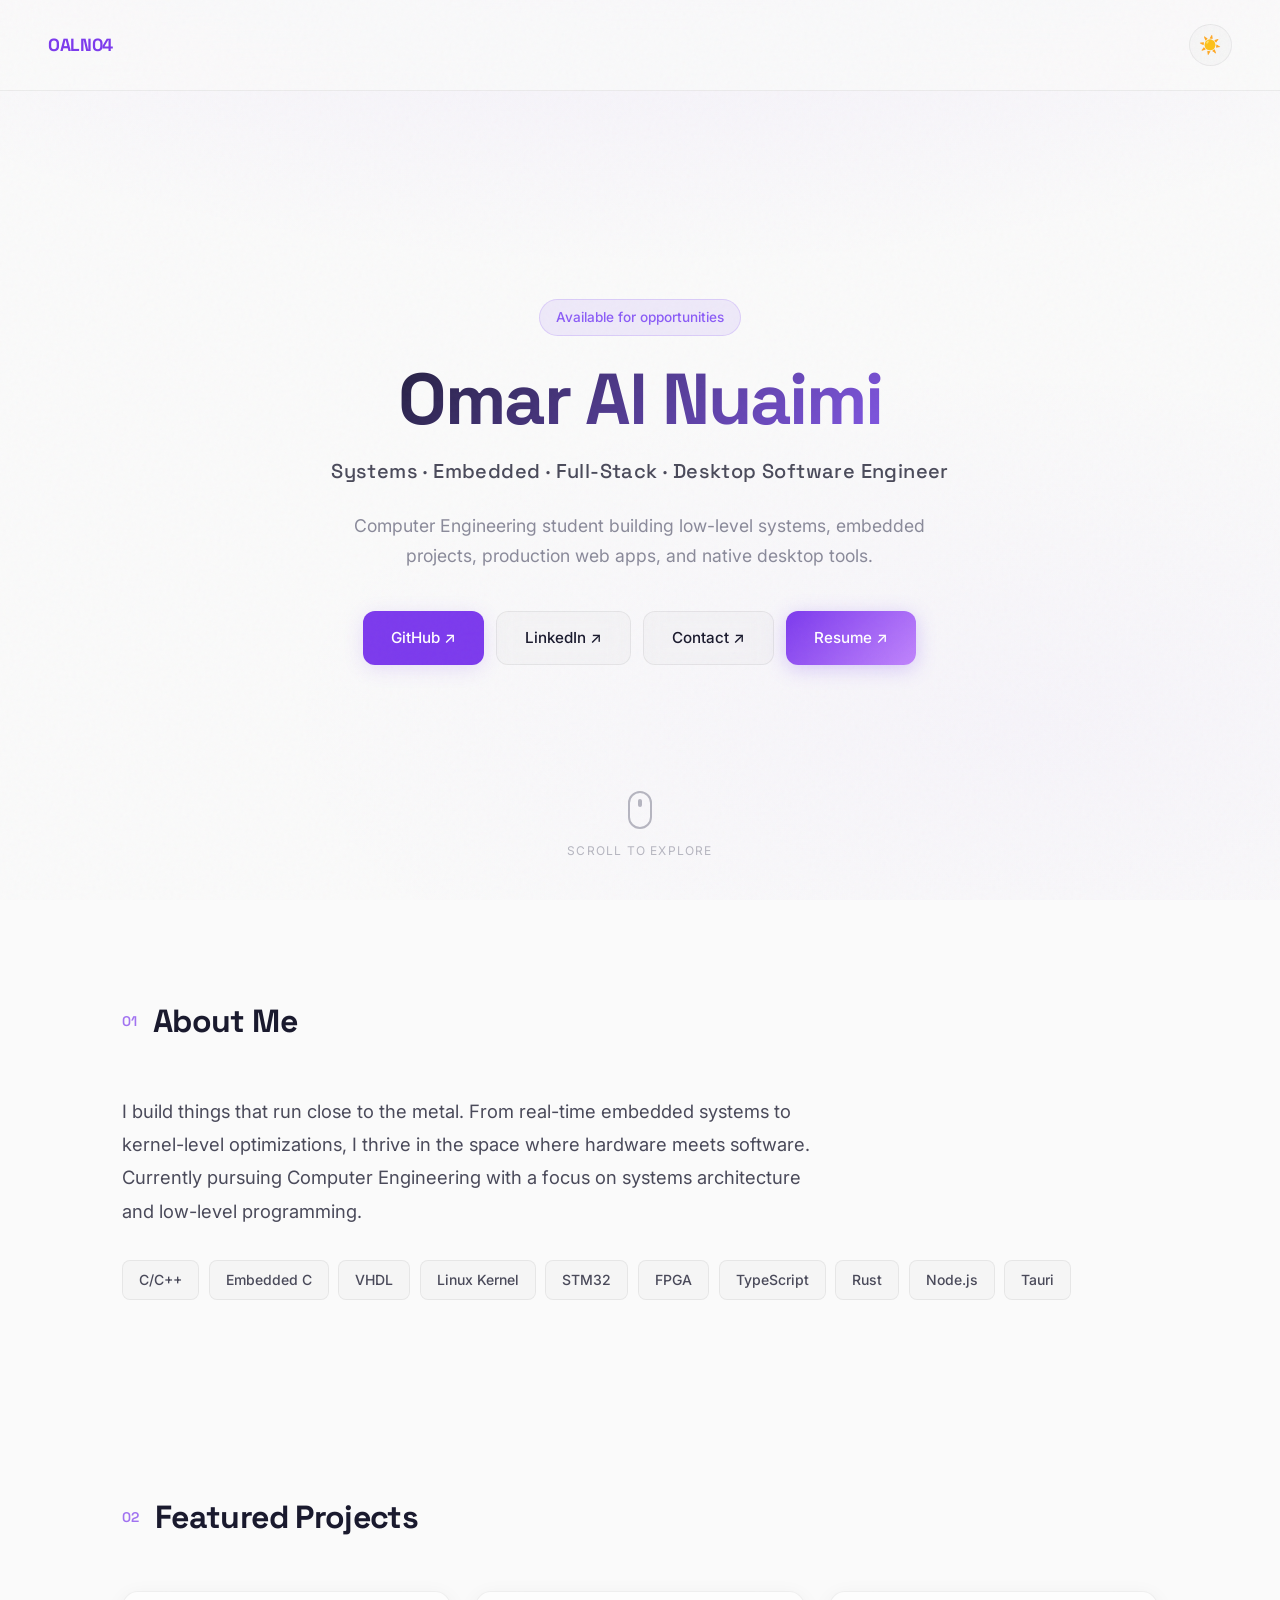
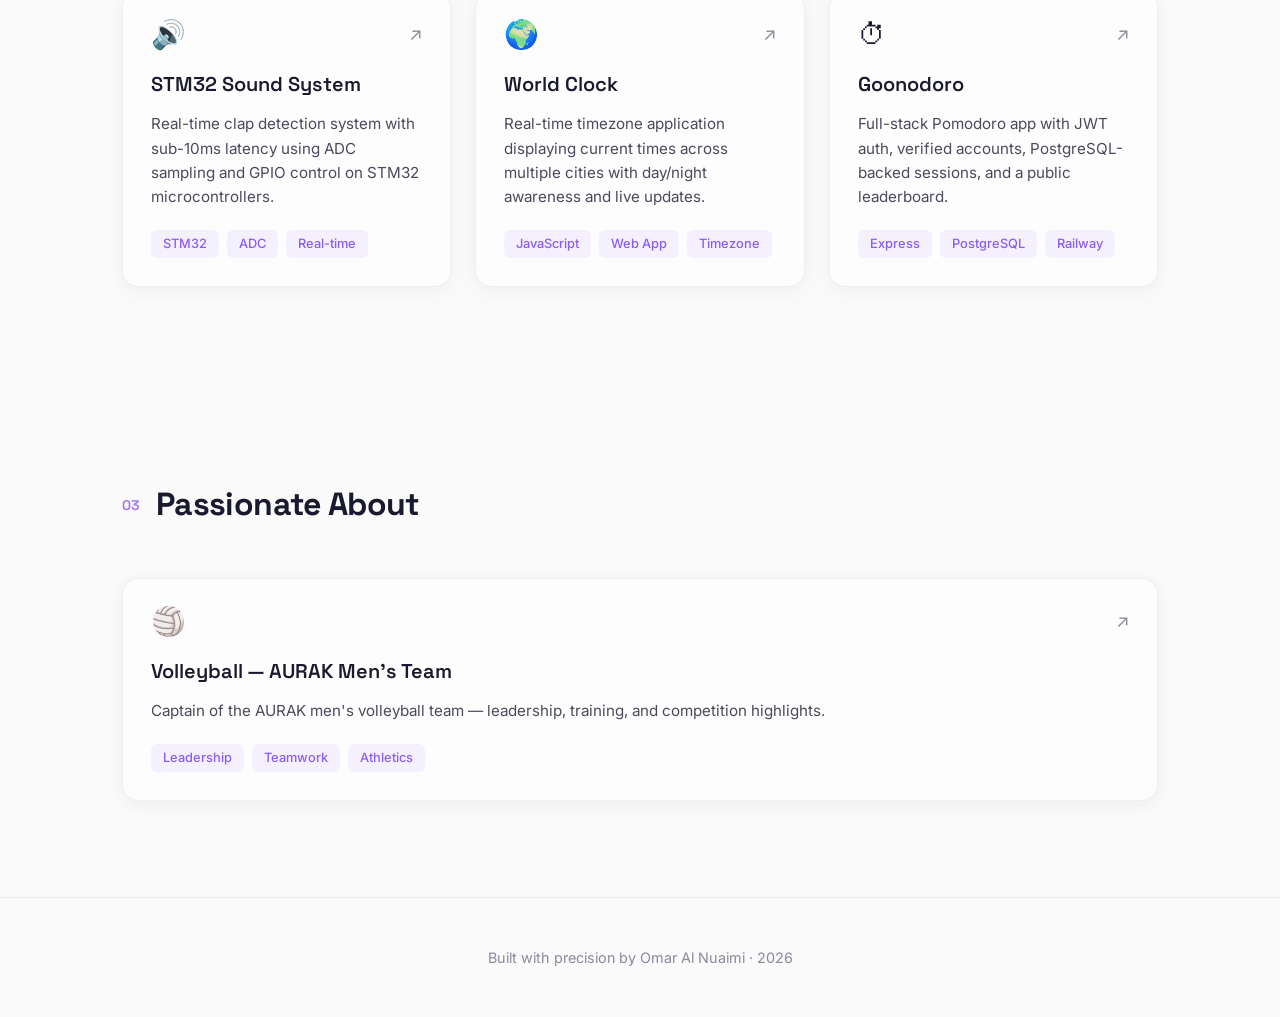
<file: index.html>
<!DOCTYPE html>
<html lang="en">
<head>
  <meta charset="UTF-8" />
  <meta name="viewport" content="width=device-width, initial-scale=1.0"/>
  <script>
  (function(){
    try{
      const k='theme-preference';
      const t=localStorage.getItem(k);
      const html = document.documentElement;
      const bodyEl = document.body;
      function applyLight(on) {
        if (on) {
          html.classList.add('light');
          if (bodyEl) bodyEl.classList.add('light');
        } else {
          html.classList.remove('light');
          if (bodyEl) bodyEl.classList.remove('light');
        }
      }
      if(t==='light') applyLight(true);
      else if(t==='dark') applyLight(false);
      else {
        const hour = new Date().getHours();
        applyLight(hour >= 6 && hour < 18);
      }
    }catch(e){}
  })();
  </script>
  <title>Omar Al Nuaimi</title>
  <link rel="stylesheet" href="style.css"/>
  <link rel="icon" type="image/svg+xml" href="favicon.svg?v=2">
  <link rel="preconnect" href="https://fonts.googleapis.com">
  <link href="https://fonts.googleapis.com/css2?family=Inter:wght@300;400;500;600;700&family=Space+Grotesk:wght@400;500;600;700&display=swap" rel="stylesheet">
</head>

<body>

<nav class="nav">
  <div class="nav-brand">OALN04</div>
  <button id="toggle" aria-label="Toggle theme">🌙</button>
</nav>

<header class="hero">
  <div class="hero-content">
    <div class="badge">Available for opportunities</div>
    <h1>Omar Al Nuaimi</h1>
    <p class="hero-subtitle">Systems · Embedded · Full-Stack · Desktop Software Engineer</p>
    <p class="hero-desc">Computer Engineering student building low-level systems, embedded projects, production web apps, and native desktop tools.</p>
    
    <div class="buttons">
      <a href="https://github.com/oaln04/portfolio" target="_blank" rel="noopener noreferrer" class="btn btn-primary">GitHub ↗</a>
      <a href="https://www.linkedin.com/in/oaln04/" target="_blank" rel="noopener noreferrer" class="btn btn-secondary">LinkedIn ↗</a>
      <a href="mailto:oaln2004@gmail.com" target="_blank" rel="noopener noreferrer" class="btn btn-secondary">Contact ↗</a>
      <a href="https://raw.githubusercontent.com/oaln04/portfolio/main/Omar_s_Resume.pdf" target="_blank" rel="noopener noreferrer" class="btn btn-highlight">Resume ↗</a>
    </div>
  </div>
  
  <div class="scroll-indicator">
    <div class="mouse">
      <div class="wheel"></div>
    </div>
    <span>Scroll to explore</span>
  </div>
</header>

<section class="about">
  <div class="section-header">
    <span class="section-number">01</span>
    <h2>About Me</h2>
  </div>
  <div class="about-content">
    <p>
      I build things that run close to the metal. From real-time embedded systems to kernel-level optimizations, 
      I thrive in the space where hardware meets software. Currently pursuing Computer Engineering with a focus 
      on systems architecture and low-level programming.
    </p>
    <div class="skills">
      <span class="skill-tag">C/C++</span>
      <span class="skill-tag">Embedded C</span>
      <span class="skill-tag">VHDL</span>
      <span class="skill-tag">Linux Kernel</span>
      <span class="skill-tag">STM32</span>
      <span class="skill-tag">FPGA</span>
      <span class="skill-tag">TypeScript</span>
      <span class="skill-tag">Rust</span>
      <span class="skill-tag">Node.js</span>
      <span class="skill-tag">Tauri</span>
    </div>
  </div>
</section>

<section class="projects">
  <div class="section-header">
    <span class="section-number">02</span>
    <h2>Featured Projects</h2>
  </div>
  
  <div class="projects-grid">
    <a href="projects/stm32-sound-system.html" class="card-link">
      <article class="card">
        <div class="card-header">
          <div class="card-icon">🔊</div>
          <div class="card-arrow">↗</div>
        </div>
        <h3>STM32 Sound System</h3>
        <p>Real-time clap detection system with sub-10ms latency using ADC sampling and GPIO control on STM32 microcontrollers.</p>
        <div class="card-tags">
          <span>STM32</span>
          <span>ADC</span>
          <span>Real-time</span>
        </div>
      </article>
    </a>
    
    <a href="https://clock.oaln04.xyz" class="card-link" rel="noopener noreferrer">
      <article class="card">
        <div class="card-header">
          <div class="card-icon">🌍</div>
          <div class="card-arrow">↗</div>
        </div>
        <h3>World Clock</h3>
        <p>Real-time timezone application displaying current times across multiple cities with day/night awareness and live updates.</p>
        <div class="card-tags">
          <span>JavaScript</span>
          <span>Web App</span>
          <span>Timezone</span>
        </div>
      </article>
    </a>

    <a href="projects/goonodoro.html" class="card-link">
      <article class="card">
        <div class="card-header">
          <div class="card-icon">⏱</div>
          <div class="card-arrow">↗</div>
        </div>
        <h3>Goonodoro</h3>
        <p>Full-stack Pomodoro app with JWT auth, verified accounts, PostgreSQL-backed sessions, and a public leaderboard.</p>
        <div class="card-tags">
          <span>Express</span>
          <span>PostgreSQL</span>
          <span>Railway</span>
        </div>
      </article>
    </a>
  </div>
</section>

<section class="passions">
  <div class="section-header">
    <span class="section-number">03</span>
    <h2>Passionate About</h2>
  </div>

  <div class="projects-grid">
    <a href="passions/volleyball.html" class="card-link">
      <article class="card">
        <div class="card-header">
          <div class="card-icon">🏐</div>
          <div class="card-arrow">↗</div>
        </div>
        <h3>Volleyball — AURAK Men's Team</h3>
        <p>Captain of the AURAK men's volleyball team — leadership, training, and competition highlights.</p>
        <div class="card-tags">
          <span>Leadership</span>
          <span>Teamwork</span>
          <span>Athletics</span>
        </div>
      </article>
    </a>
  </div>
</section>

<footer>
  <p>Built with precision by Omar Al Nuaimi · <span id="year">2026</span></p>
</footer>

<script src="theme.js"></script>
<script>
const observer = new IntersectionObserver((entries) => {
  entries.forEach(entry => {
    if (entry.isIntersecting) {
      entry.target.classList.add('visible');
    }
  });
}, { threshold: 0.1 });

document.querySelectorAll('section, .card').forEach(el => {
  el.classList.add('fade-in');
  observer.observe(el);
});
</script>

</body>
</html>
</file>
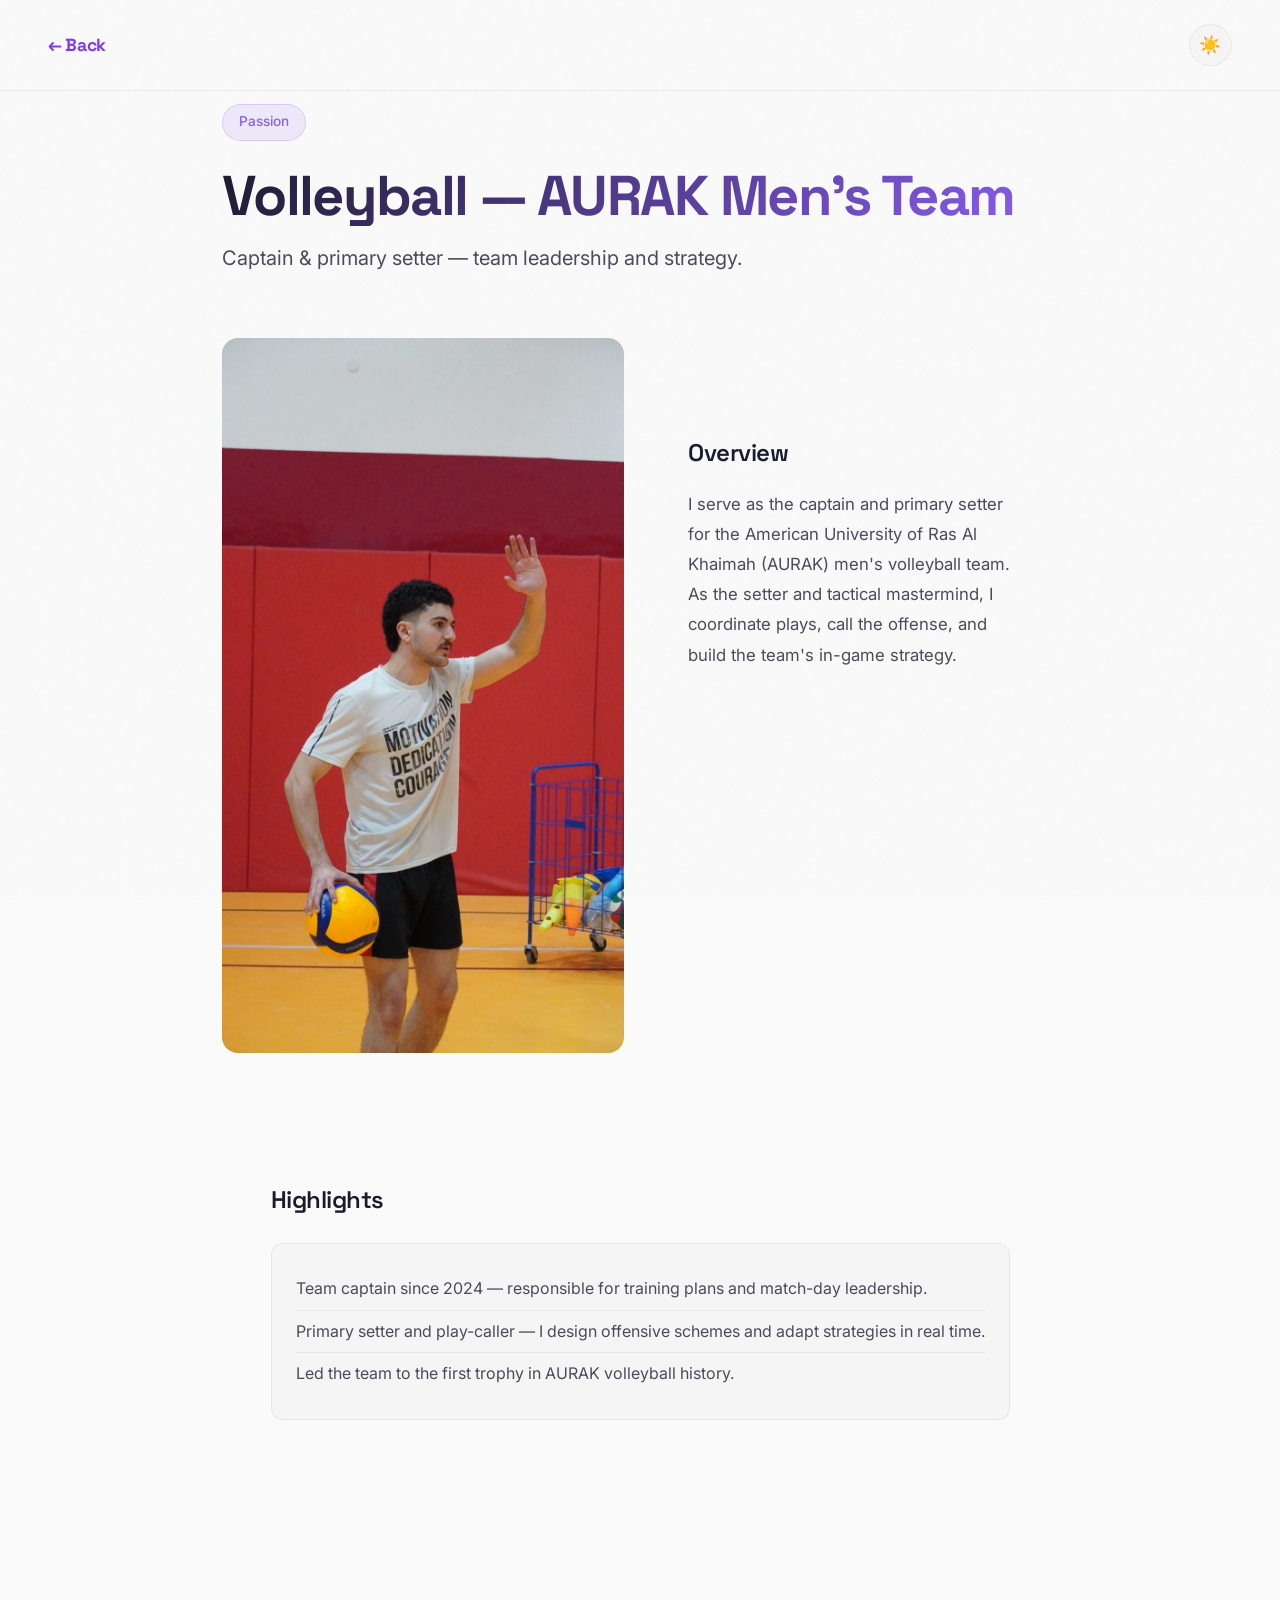
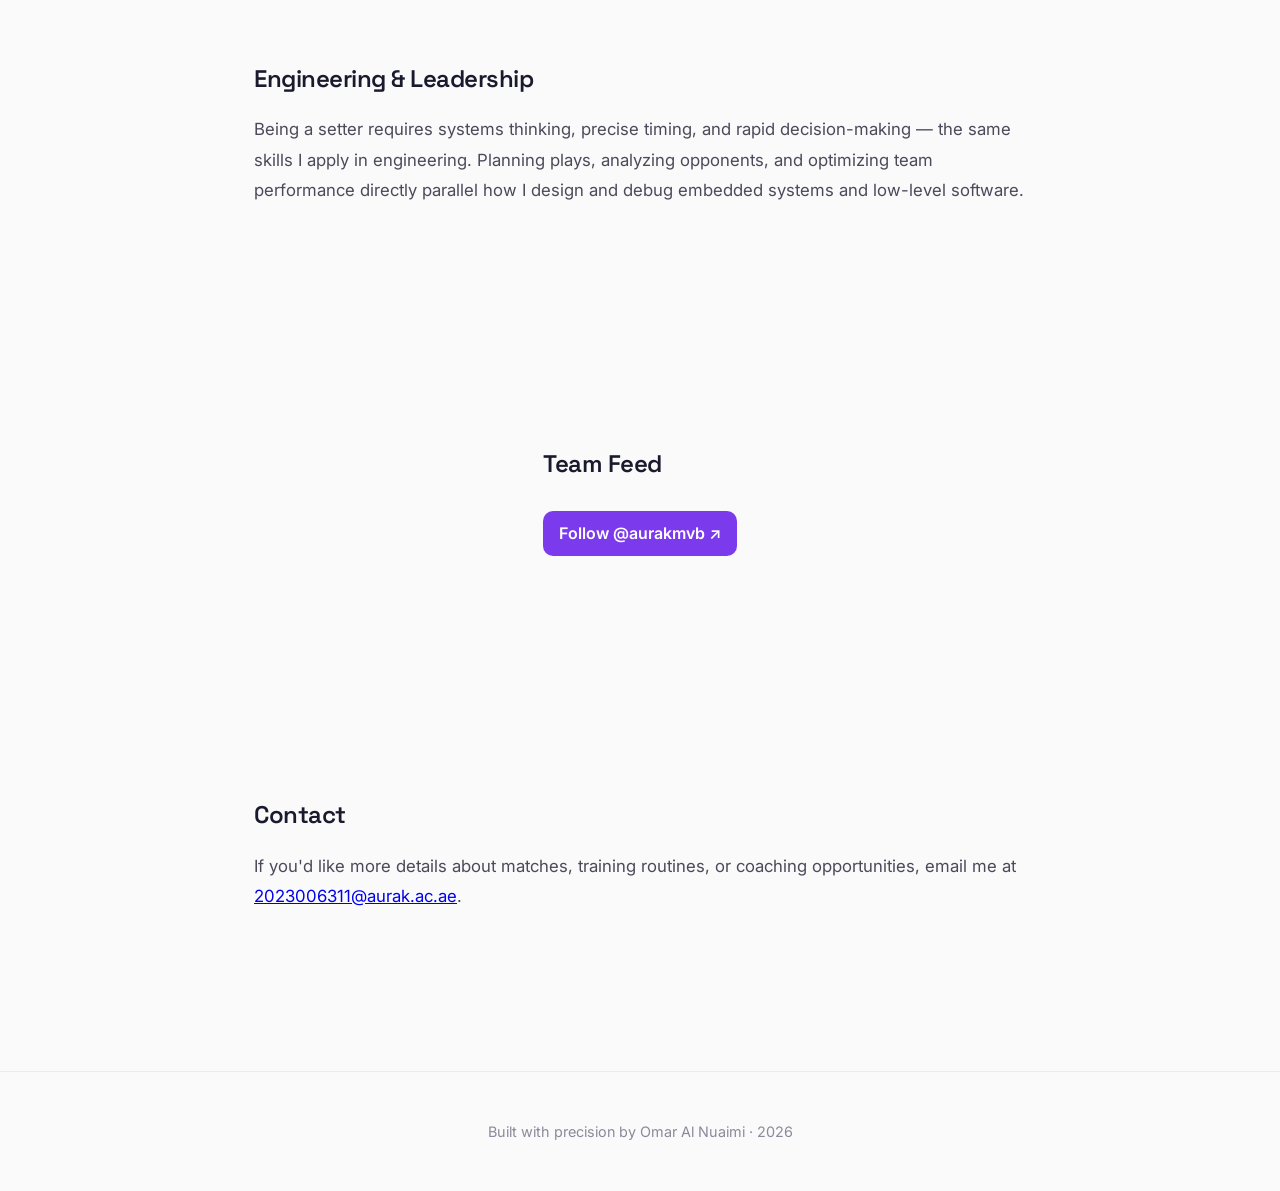
<file: passions/volleyball.html>
<!DOCTYPE html>
<html lang="en">
<head>
  <meta charset="UTF-8" />
  <meta name="viewport" content="width=device-width, initial-scale=1.0"/>
  <title>Volleyball — AURAK Men's Team | Omar Al Nuaimi</title>
  <script>
  (function(){
    try{
      const k='theme-preference';
      const t=localStorage.getItem(k);
      const html = document.documentElement;
      const bodyEl = document.body;
      function applyLight(on) {
        if (on) {
          html.classList.add('light');
          if (bodyEl) bodyEl.classList.add('light');
        } else {
          html.classList.remove('light');
          if (bodyEl) bodyEl.classList.remove('light');
        }
      }
      if(t==='light') applyLight(true);
      else if(t==='dark') applyLight(false);
      else {
        const hour = new Date().getHours();
        applyLight(hour >= 6 && hour < 18);
      }
    }catch(e){}
  })();
  </script>
  <link rel="stylesheet" href="../style.css"/>
  <link rel="stylesheet" href="passions.css"/>
  <link rel="icon" type="image/svg+xml" href="../favicon.svg?v=2">
  <link rel="preconnect" href="https://fonts.googleapis.com">
  <link href="https://fonts.googleapis.com/css2?family=Inter:wght@300;400;500;600;700&family=Space+Grotesk:wght@400;500;600;700&display=swap" rel="stylesheet">
</head>

<body>
 
<nav class="nav">
  <a href="../index.html" class="nav-brand">← Back</a>
  <button id="toggle" aria-label="Toggle theme">🌙</button>
</nav>

  <main class="project-page">
    <header class="project-hero">
      <span class="project-tag">Passion</span>
      <h1>Volleyball — AURAK Men's Team</h1>
      <p class="project-subtitle">Captain & primary setter — team leadership and strategy.</p>
    </header>

    <div class="hero-overview">
      <div class="hero-image-container">
        <img src="images/team.jpg" alt="AURAK Men's Volleyball - team photo" class="hero-image">
      </div>
      <section class="project-section overview-section">
        <h2>Overview</h2>
        <p>I serve as the captain and primary setter for the American University of Ras Al Khaimah (AURAK) men's volleyball team. As the setter and tactical mastermind, I coordinate plays, call the offense, and build the team's in-game strategy.</p>
      </section>
    </div>

    <div class="project-content">
      <section class="project-section">
        <h2>Highlights</h2>
        <div class="info-box">
          <ul>
            <li>Team captain since 2024 — responsible for training plans and match-day leadership.</li>
            <li>Primary setter and play-caller — I design offensive schemes and adapt strategies in real time.</li>
            <li>Led the team to the first trophy in AURAK volleyball history.</li>
          </ul>
        </div>
      </section>

      <section class="project-section">
        <h2>Engineering & Leadership</h2>
        <p>Being a setter requires systems thinking, precise timing, and rapid decision-making — the same skills I apply in engineering. Planning plays, analyzing opponents, and optimizing team performance directly parallel how I design and debug embedded systems and low-level software.</p>
      </section>

      <section class="project-section">
        <h2>Team Feed</h2>
        <a class="follow-ig" href="https://www.instagram.com/aurakmvb" target="_blank" rel="noopener noreferrer">Follow @aurakmvb ↗</a>
      </section>

      <section class="project-section">
        <h2>Contact</h2>
        <p>If you'd like more details about matches, training routines, or coaching opportunities, email me at <a href="mailto:2023006311@aurak.ac.ae">2023006311@aurak.ac.ae</a>.</p>
      </section>
    </div>
  </main>
  <script src="../theme.js"></script>
  <script>
  // Simple fade-in observer for project sections and cards
  (function() {
    const observer = new IntersectionObserver((entries) => {
      entries.forEach(entry => {
        if (entry.isIntersecting) entry.target.classList.add('visible');
      });
    }, { threshold: 0.1 });

    document.querySelectorAll('.project-section, .card').forEach(el => {
      el.classList.add('fade-in');
      observer.observe(el);
    });
  })();

  // Slide animation for the hero image when it enters the viewport
  document.addEventListener('DOMContentLoaded', () => {
    const imageContainer = document.querySelector('.hero-image-container');
    if (!imageContainer) return;

    const observer = new IntersectionObserver((entries) => {
      entries.forEach(entry => {
        if (entry.isIntersecting) {
          imageContainer.classList.add('visible');
        }
      });
    }, { threshold: 0.05 });

    observer.observe(imageContainer);
    if (imageContainer.getBoundingClientRect().top < window.innerHeight) {
      imageContainer.classList.add('visible');
    }
  });
  </script>
  
<footer>
  <p>Built with precision by Omar Al Nuaimi · <span id="year">2026</span></p>
</footer>
</body>
</html>
</file>
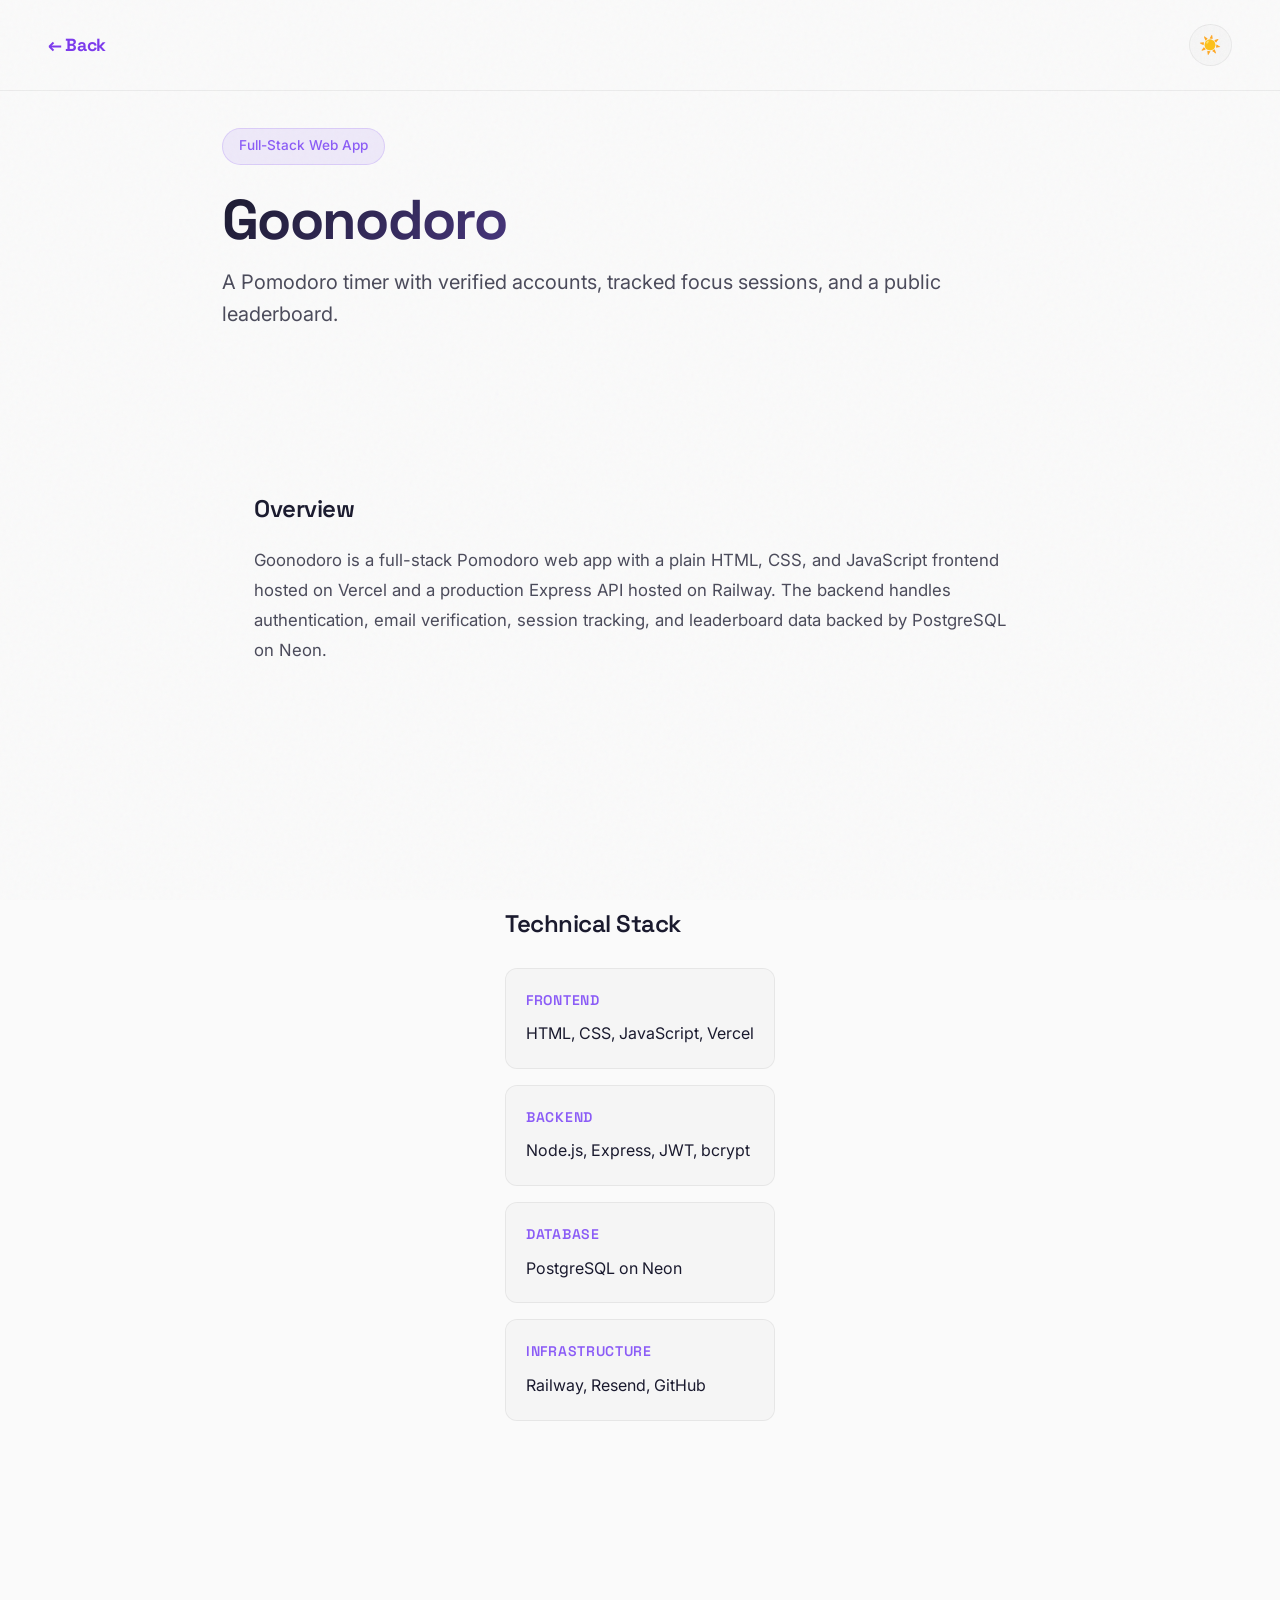
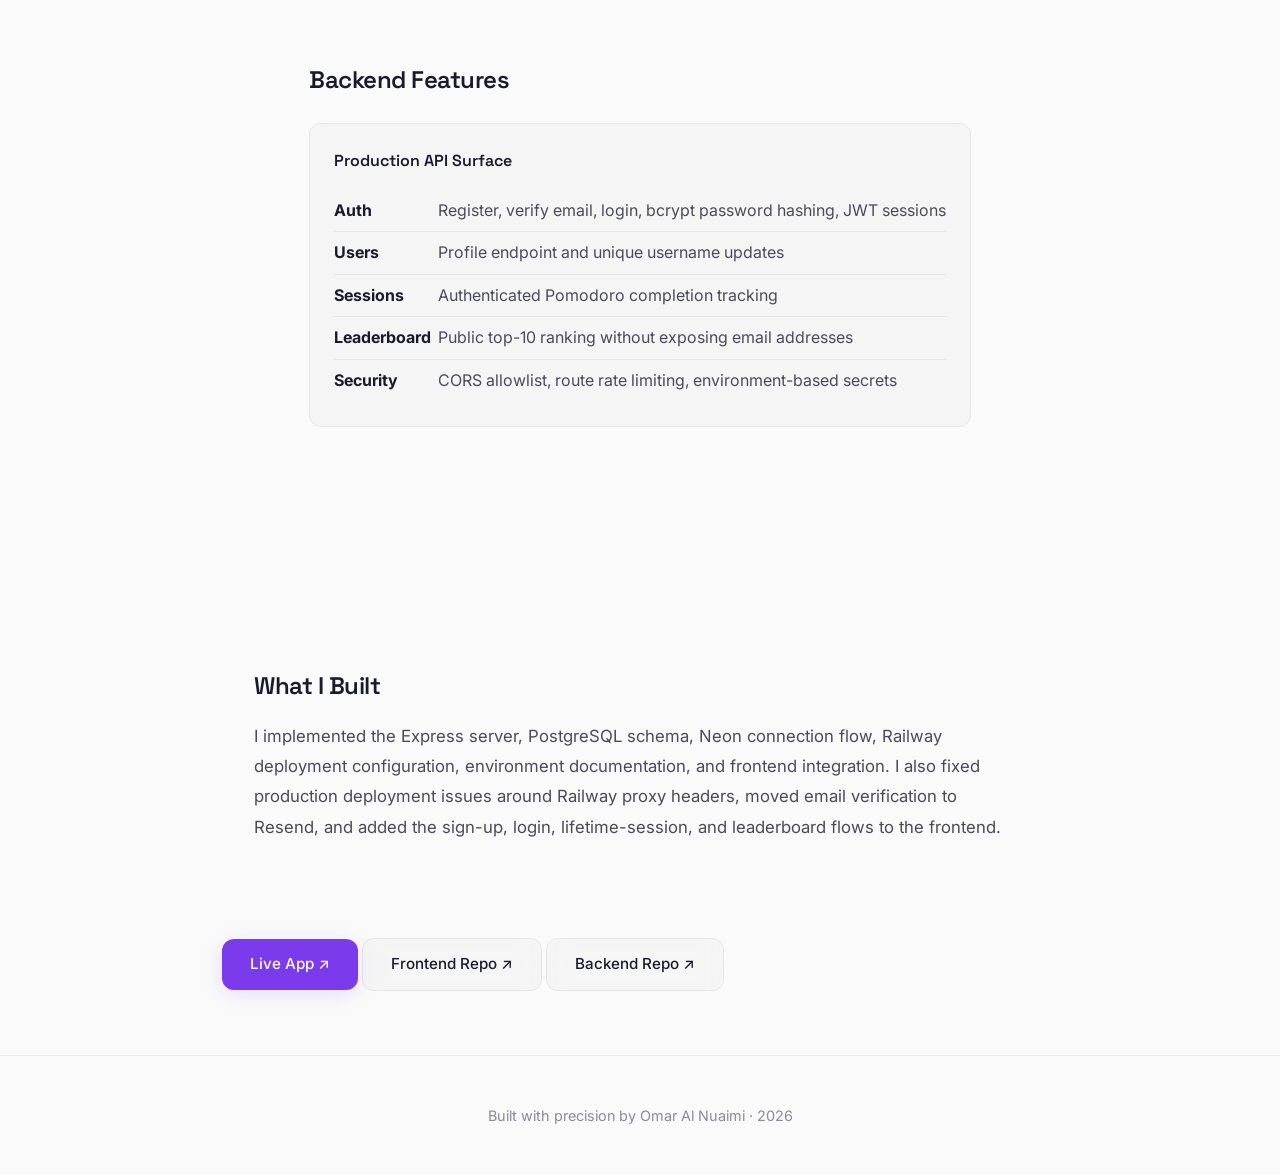
<file: projects/goonodoro.html>
<!DOCTYPE html>
<html lang="en">
<head>
  <meta charset="UTF-8" />
  <meta name="viewport" content="width=device-width, initial-scale=1.0"/>
  <title>Goonodoro - Omar Al Nuaimi</title>
  <script>
  (function(){
    try{
      const k='theme-preference';
      const t=localStorage.getItem(k);
      const html = document.documentElement;
      const bodyEl = document.body;
      function applyLight(on) {
        if (on) {
          html.classList.add('light');
          if (bodyEl) bodyEl.classList.add('light');
        } else {
          html.classList.remove('light');
          if (bodyEl) bodyEl.classList.remove('light');
        }
      }
      if(t==='light') applyLight(true);
      else if(t==='dark') applyLight(false);
      else {
        const hour = new Date().getHours();
        applyLight(hour >= 6 && hour < 18);
      }
    }catch(e){}
  })();
  </script>
  <link rel="stylesheet" href="../style.css"/>
  <link rel="icon" type="image/svg+xml" href="../favicon.svg?v=2">
  <link rel="preconnect" href="https://fonts.googleapis.com">
  <link href="https://fonts.googleapis.com/css2?family=Inter:wght@300;400;500;600;700&family=Space+Grotesk:wght@400;500;600;700&display=swap" rel="stylesheet">
</head>
<body>

<nav class="nav">
  <a href="../index.html" class="nav-brand">← Back</a>
  <button id="toggle" aria-label="Toggle theme">🌙</button>
</nav>

<main class="project-page">
  <div class="project-hero">
    <span class="project-tag">Full-Stack Web App</span>
    <h1>Goonodoro</h1>
    <p class="project-subtitle">A Pomodoro timer with verified accounts, tracked focus sessions, and a public leaderboard.</p>
  </div>

  <div class="project-content">
    <section class="project-section">
      <h2>Overview</h2>
      <p>Goonodoro is a full-stack Pomodoro web app with a plain HTML, CSS, and JavaScript frontend hosted on Vercel and a production Express API hosted on Railway. The backend handles authentication, email verification, session tracking, and leaderboard data backed by PostgreSQL on Neon.</p>
    </section>

    <section class="project-section">
      <h2>Technical Stack</h2>
      <div class="specs-grid">
        <div class="spec-card">
          <h4>Frontend</h4>
          <p>HTML, CSS, JavaScript, Vercel</p>
        </div>
        <div class="spec-card">
          <h4>Backend</h4>
          <p>Node.js, Express, JWT, bcrypt</p>
        </div>
        <div class="spec-card">
          <h4>Database</h4>
          <p>PostgreSQL on Neon</p>
        </div>
        <div class="spec-card">
          <h4>Infrastructure</h4>
          <p>Railway, Resend, GitHub</p>
        </div>
      </div>
    </section>

    <section class="project-section">
      <h2>Backend Features</h2>
      <div class="info-box">
        <h4>Production API Surface</h4>
        <ul>
          <li><strong>Auth</strong> Register, verify email, login, bcrypt password hashing, JWT sessions</li>
          <li><strong>Users</strong> Profile endpoint and unique username updates</li>
          <li><strong>Sessions</strong> Authenticated Pomodoro completion tracking</li>
          <li><strong>Leaderboard</strong> Public top-10 ranking without exposing email addresses</li>
          <li><strong>Security</strong> CORS allowlist, route rate limiting, environment-based secrets</li>
        </ul>
      </div>
    </section>

    <section class="project-section">
      <h2>What I Built</h2>
      <p>I implemented the Express server, PostgreSQL schema, Neon connection flow, Railway deployment configuration, environment documentation, and frontend integration. I also fixed production deployment issues around Railway proxy headers, moved email verification to Resend, and added the sign-up, login, lifetime-session, and leaderboard flows to the frontend.</p>
    </section>
  </div>

  <div class="actions">
    <a href="https://goonodoro.oaln04.xyz" target="_blank" rel="noopener noreferrer" class="btn btn-primary">Live App ↗</a>
    <a href="https://github.com/oaln04/goonodoro" target="_blank" rel="noopener noreferrer" class="btn btn-secondary">Frontend Repo ↗</a>
    <a href="https://github.com/oaln04/goonodoro-backend" target="_blank" rel="noopener noreferrer" class="btn btn-secondary">Backend Repo ↗</a>
  </div>
</main>

<footer>
  <p>Built with precision by Omar Al Nuaimi · <span id="year">2026</span></p>
</footer>

<script src="../theme.js"></script>

</body>
</html>
</file>
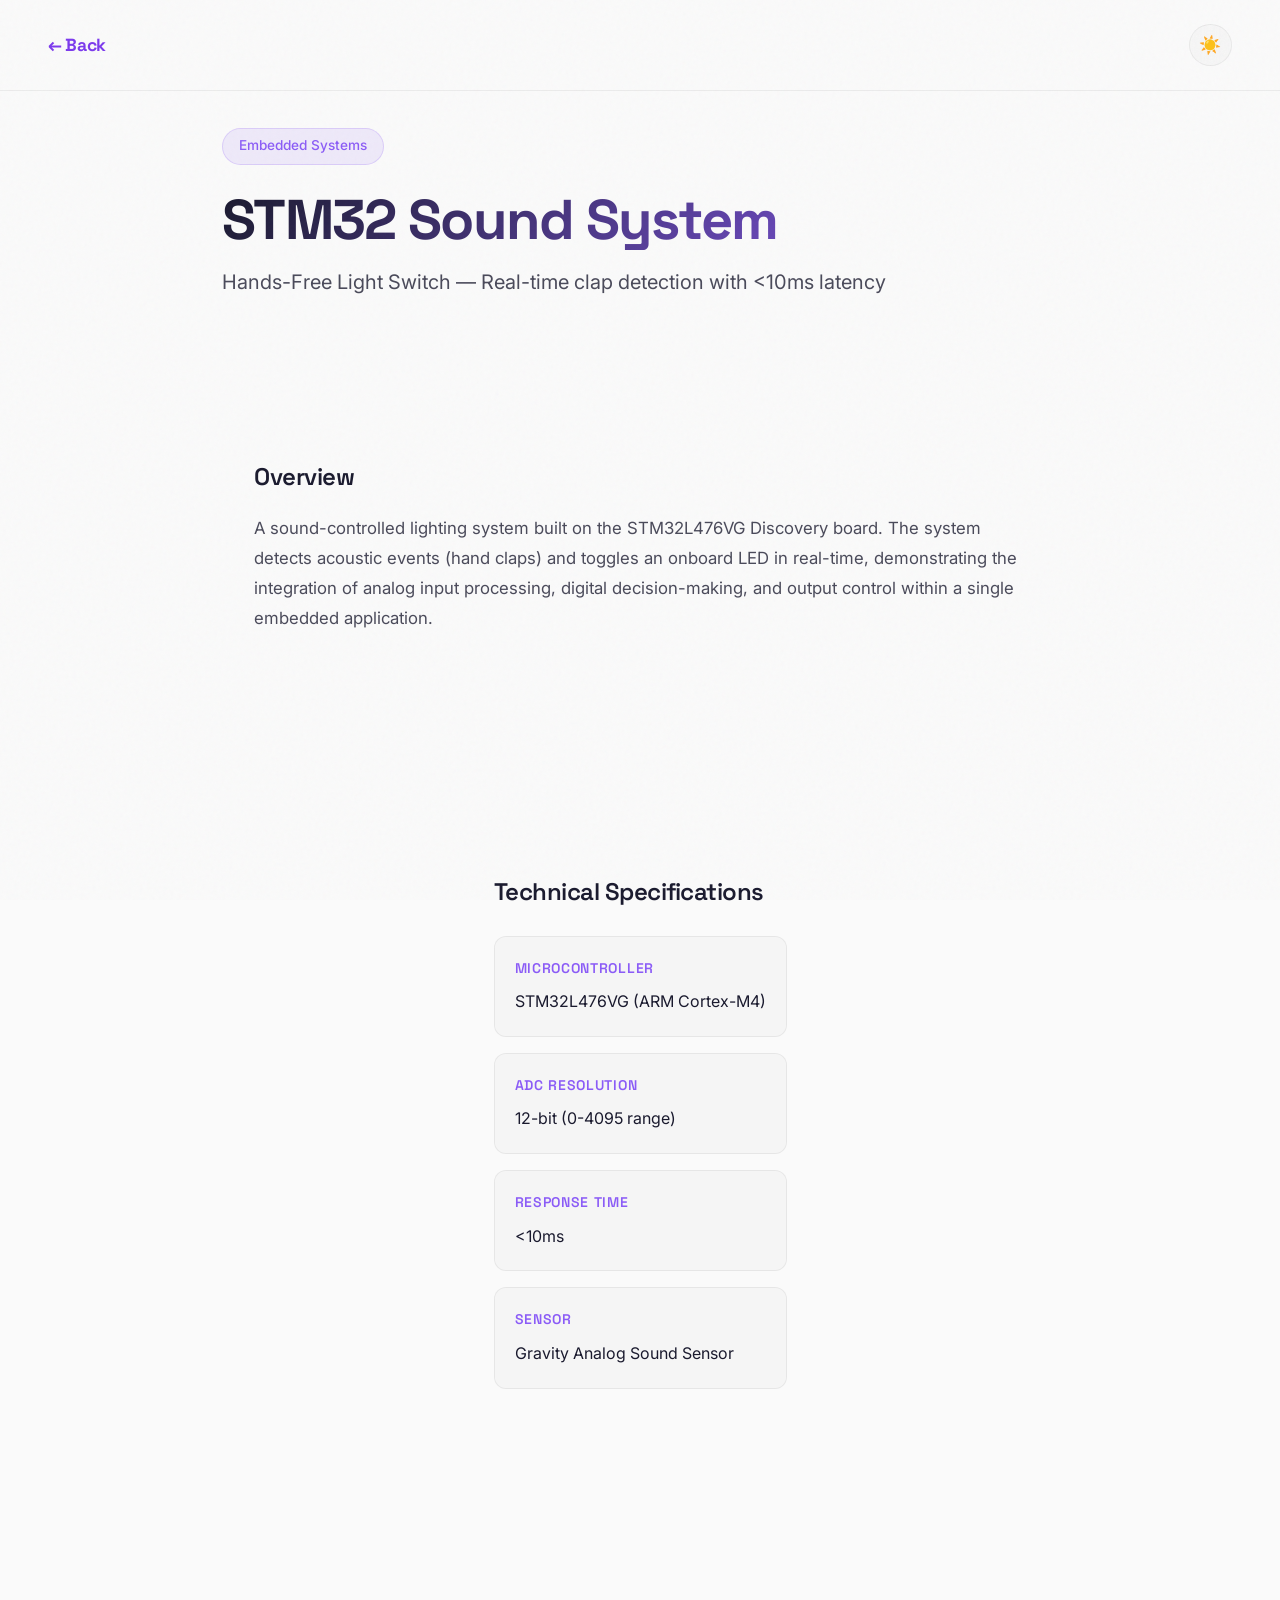
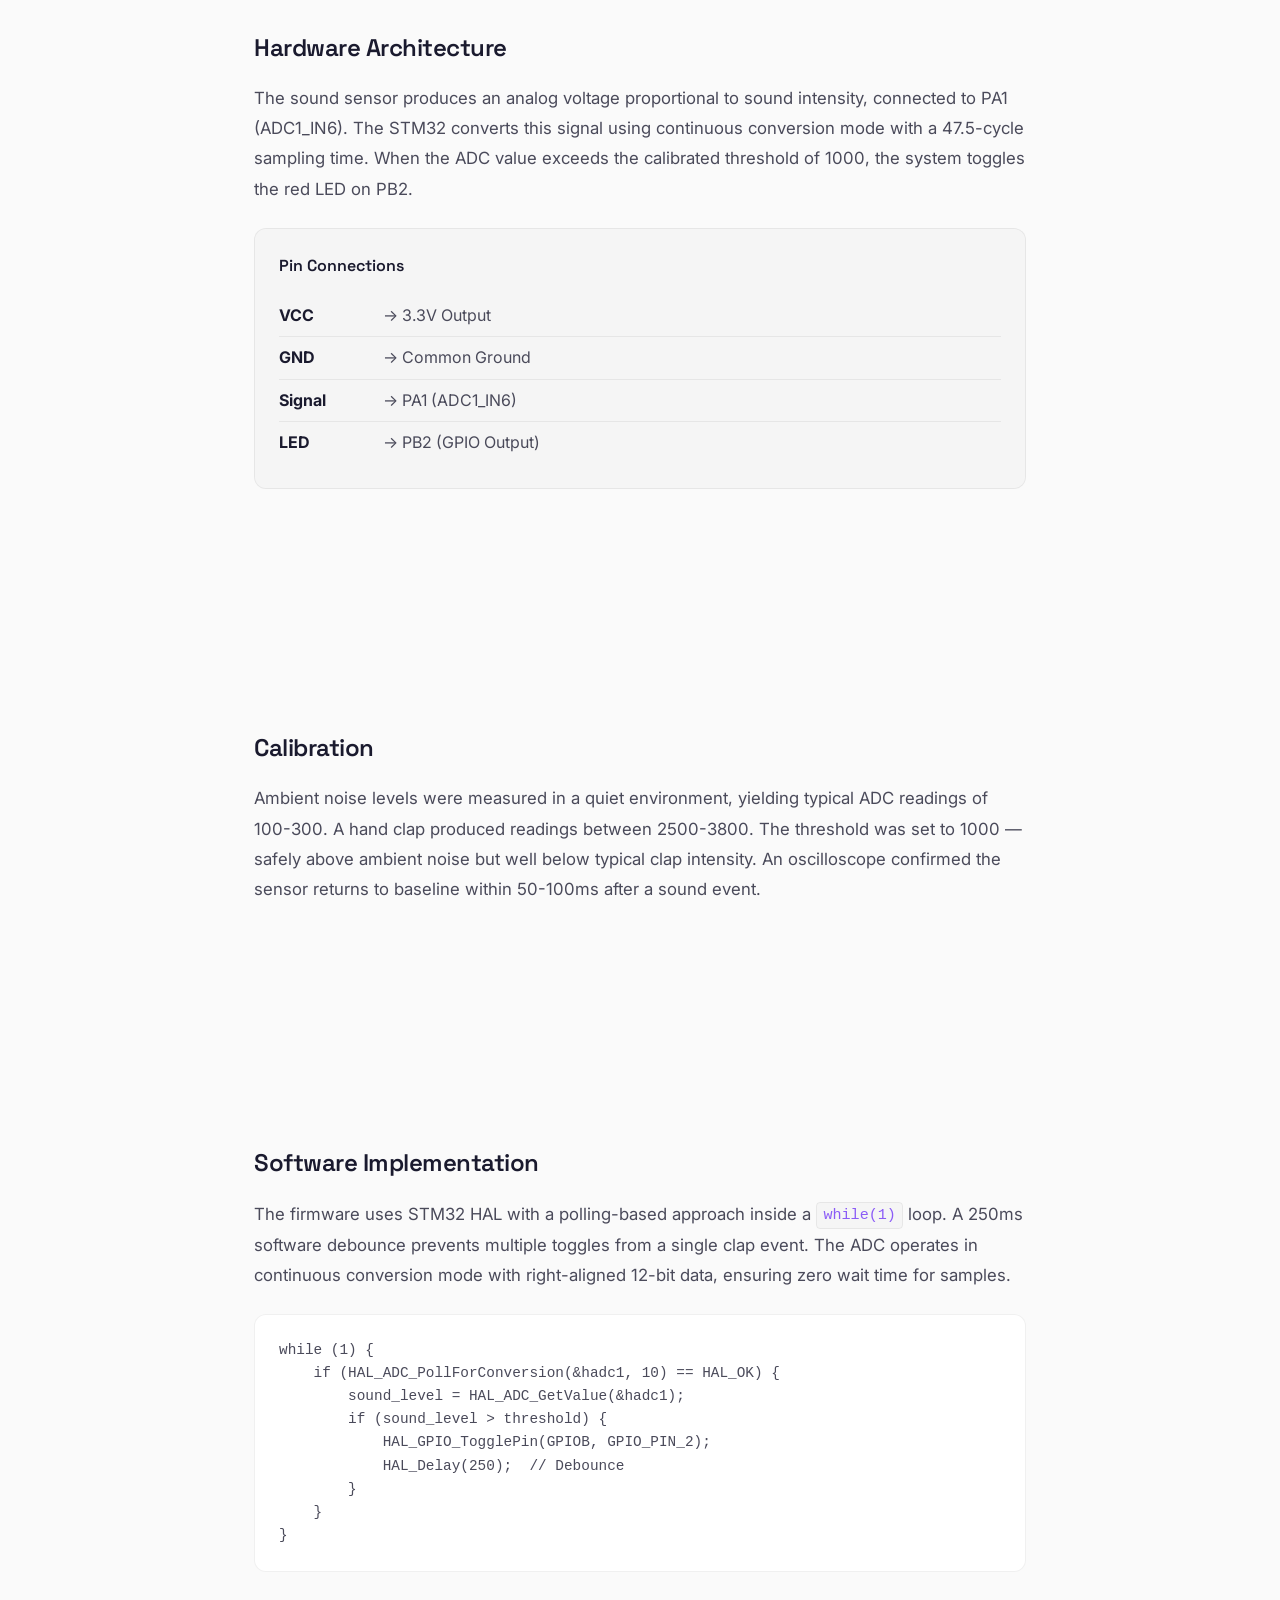
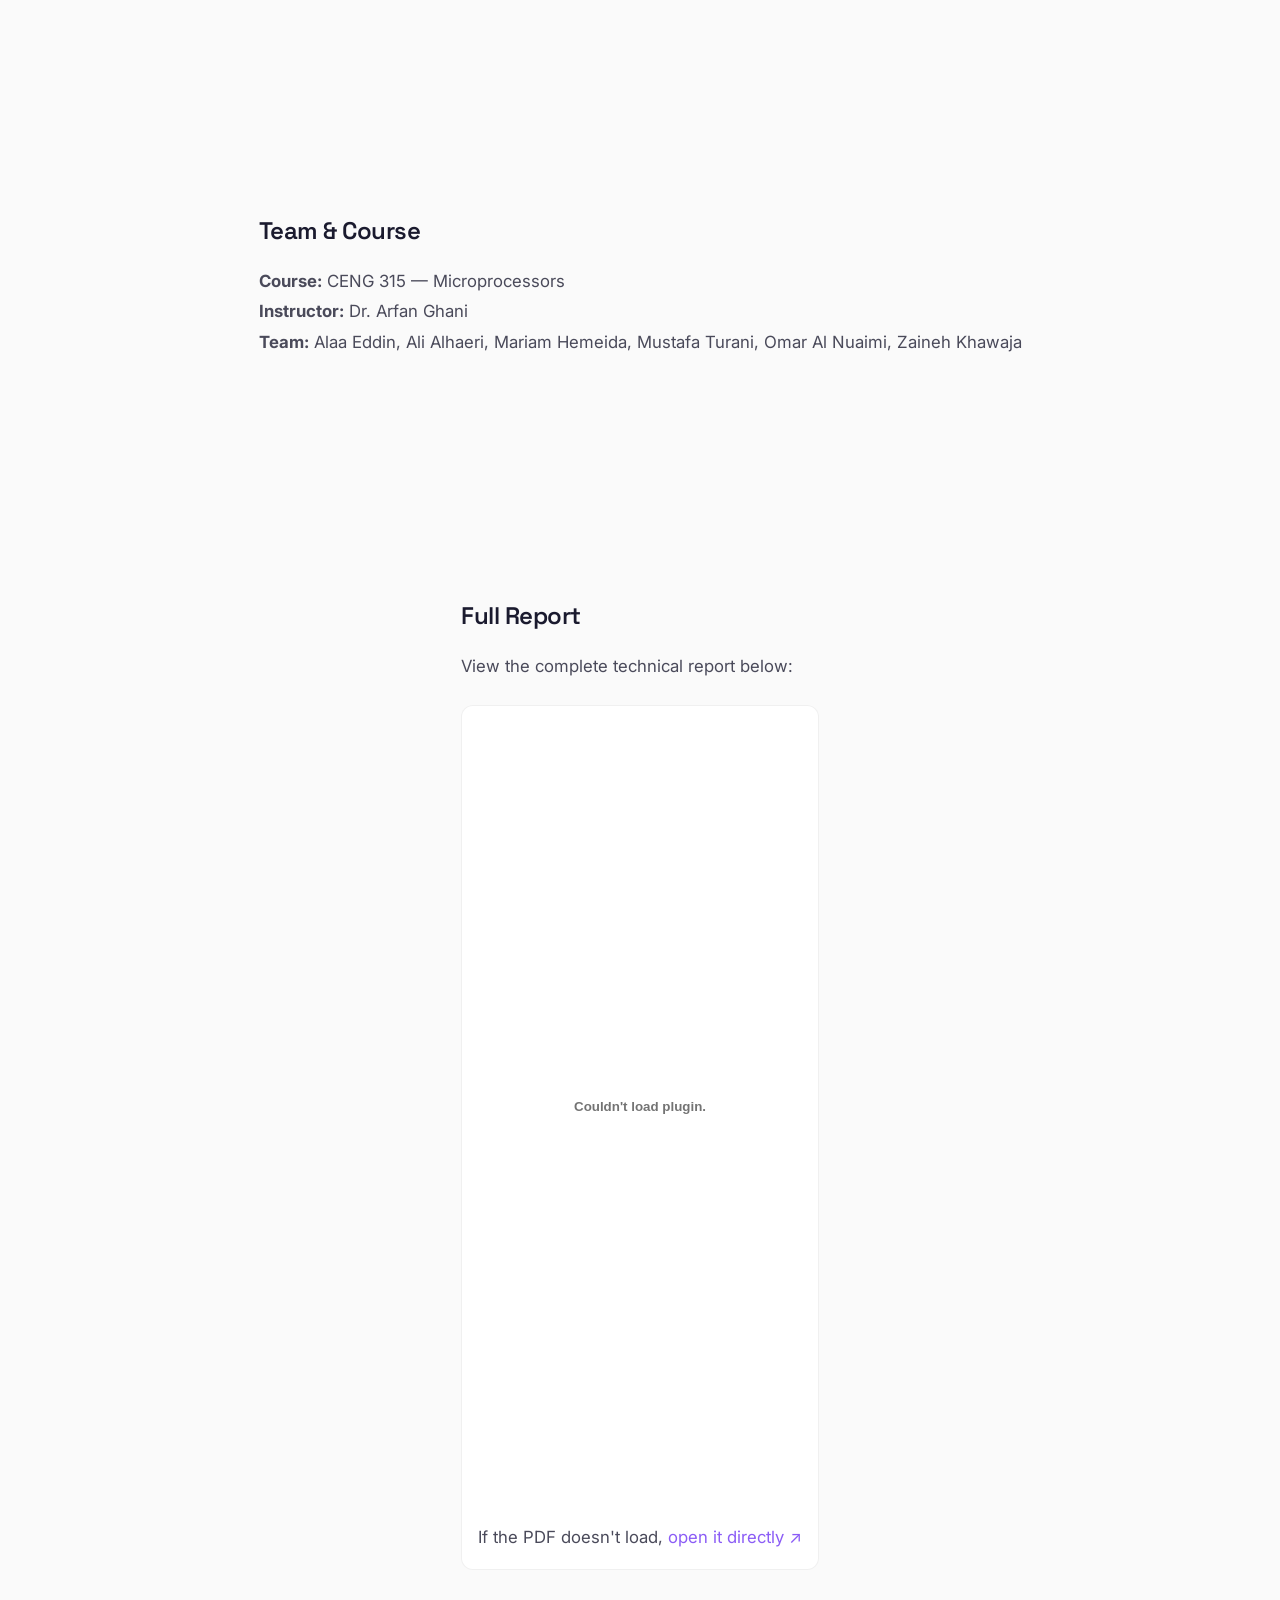
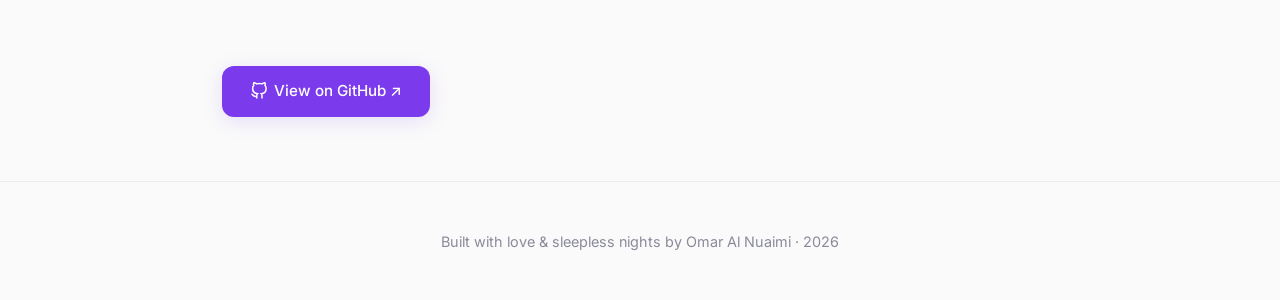
<file: projects/stm32-sound-system.html>
<!DOCTYPE html>
<html lang="en">
<head>
  <meta charset="UTF-8" />
  <meta name="viewport" content="width=device-width, initial-scale=1.0"/>
  <title>STM32 Sound System — Omar Al Nuaimi</title>
  <script>
  (function(){
    try{
      const k='theme-preference';
      const t=localStorage.getItem(k);
        const html = document.documentElement;
        const bodyEl = document.body;
        function applyLight(on) {
          if (on) {
            html.classList.add('light');
            if (bodyEl) bodyEl.classList.add('light');
          } else {
            html.classList.remove('light');
            if (bodyEl) bodyEl.classList.remove('light');
          }
        }
        if(t==='light') applyLight(true);
        else if(t==='dark') applyLight(false);
        else {
          const hour = new Date().getHours();
          applyLight(hour >= 6 && hour < 18);
        }
    }catch(e){}
  })();
  </script>
  <link rel="stylesheet" href="../style.css"/>
  <link rel="icon" type="image/svg+xml" href="../favicon.svg?v=2">
  <link rel="preconnect" href="https://fonts.googleapis.com">
  <link href="https://fonts.googleapis.com/css2?family=Inter:wght@300;400;500;600;700&family=Space+Grotesk:wght@400;500;600;700&display=swap" rel="stylesheet">
</head>
<body>

<nav class="nav">
  <a href="../index.html" class="nav-brand">← Back</a>
  <button id="toggle" aria-label="Toggle theme">🌙</button>
</nav>

<main class="project-page">
  <div class="project-hero">
    <span class="project-tag">Embedded Systems</span>
    <h1>STM32 Sound System</h1>
    <p class="project-subtitle">Hands-Free Light Switch — Real-time clap detection with &lt;10ms latency</p>
  </div>

  <div class="project-content">
    <section class="project-section">
      <h2>Overview</h2>
      <p>A sound-controlled lighting system built on the STM32L476VG Discovery board. The system detects acoustic events (hand claps) and toggles an onboard LED in real-time, demonstrating the integration of analog input processing, digital decision-making, and output control within a single embedded application.</p>
    </section>

    <section class="project-section">
      <h2>Technical Specifications</h2>
      <div class="specs-grid">
        <div class="spec-card">
          <h4>Microcontroller</h4>
          <p>STM32L476VG (ARM Cortex-M4)</p>
        </div>
        <div class="spec-card">
          <h4>ADC Resolution</h4>
          <p>12-bit (0-4095 range)</p>
        </div>
        <div class="spec-card">
          <h4>Response Time</h4>
          <p>&lt;10ms</p>
        </div>
        <div class="spec-card">
          <h4>Sensor</h4>
          <p>Gravity Analog Sound Sensor</p>
        </div>
      </div>
    </section>

    <section class="project-section">
      <h2>Hardware Architecture</h2>
      <p>The sound sensor produces an analog voltage proportional to sound intensity, connected to PA1 (ADC1_IN6). The STM32 converts this signal using continuous conversion mode with a 47.5-cycle sampling time. When the ADC value exceeds the calibrated threshold of 1000, the system toggles the red LED on PB2.</p>
      
      <div class="info-box">
        <h4>Pin Connections</h4>
        <ul>
          <li><strong>VCC</strong> → 3.3V Output</li>
          <li><strong>GND</strong> → Common Ground</li>
          <li><strong>Signal</strong> → PA1 (ADC1_IN6)</li>
          <li><strong>LED</strong> → PB2 (GPIO Output)</li>
        </ul>
      </div>
    </section>

    <section class="project-section">
      <h2>Calibration</h2>
      <p>Ambient noise levels were measured in a quiet environment, yielding typical ADC readings of 100-300. A hand clap produced readings between 2500-3800. The threshold was set to 1000 — safely above ambient noise but well below typical clap intensity. An oscilloscope confirmed the sensor returns to baseline within 50-100ms after a sound event.</p>
    </section>

    <section class="project-section">
      <h2>Software Implementation</h2>
      <p>The firmware uses STM32 HAL with a polling-based approach inside a <code>while(1)</code> loop. A 250ms software debounce prevents multiple toggles from a single clap event. The ADC operates in continuous conversion mode with right-aligned 12-bit data, ensuring zero wait time for samples.</p>
      
      <div class="code-block">
        <pre>while (1) {
    if (HAL_ADC_PollForConversion(&hadc1, 10) == HAL_OK) {
        sound_level = HAL_ADC_GetValue(&hadc1);
        if (sound_level > threshold) {
            HAL_GPIO_TogglePin(GPIOB, GPIO_PIN_2);
            HAL_Delay(250);  // Debounce
        }
    }
}</pre>
      </div>
    </section>

    <section class="project-section">
      <h2>Team & Course</h2>
      <p><strong>Course:</strong> CENG 315 — Microprocessors<br>
      <strong>Instructor:</strong> Dr. Arfan Ghani<br>
      <strong>Team:</strong> Alaa Eddin, Ali Alhaeri, Mariam Hemeida, Mustafa Turani, Omar Al Nuaimi, Zaineh Khawaja</p>
    </section>

    <section class="project-section">
      <h2>Full Report</h2>
      <p>View the complete technical report below:</p>
      <div class="pdf-container">
        <embed src="../CENG_315_Project_Report_1__Copy_.pdf" type="application/pdf" width="100%" height="800px" />
        <p class="pdf-fallback">If the PDF doesn't load, <a href="../CENG_315_Project_Report_1__Copy_.pdf" target="_blank">open it directly ↗</a></p>
      </div>
    </section>
  </div>
  <div class="actions">
    <a href="https://github.com/oaln04/stm32-sound-activated-switch" target="_blank" rel="noopener noreferrer" class="btn btn-primary">
        <svg width="18" height="18" viewBox="0 0 24 24" fill="none" stroke="currentColor" stroke-width="2"><path d="M9 19c-5 1.5-5-2.5-7-3m14 6v-3.87a3.37 3.37 0 0 0-.94-2.61c3.14-.35 6.44-1.54 6.44-7A5.44 5.44 0 0 0 20 4.77 5.07 5.07 0 0 0 19.91 1S18.73.65 16 2.48a13.38 13.38 0 0 0-7 0C6.27.65 5.09 1 5.09 1A5.07 5.07 0 0 0 5 4.77a5.44 5.44 0 0 0-1.5 3.78c0 5.42 3.3 6.61 6.44 7A3.37 3.37 0 0 0 9 18.13V22"/></svg>
        View on GitHub ↗
    </a>
</div>
</main>

<footer>
  <p>Built with love & sleepless nights by Omar Al Nuaimi · <span id="year">2026</span></p>
</footer>

<script src="../theme.js"></script>

</body>
</html>
</file>
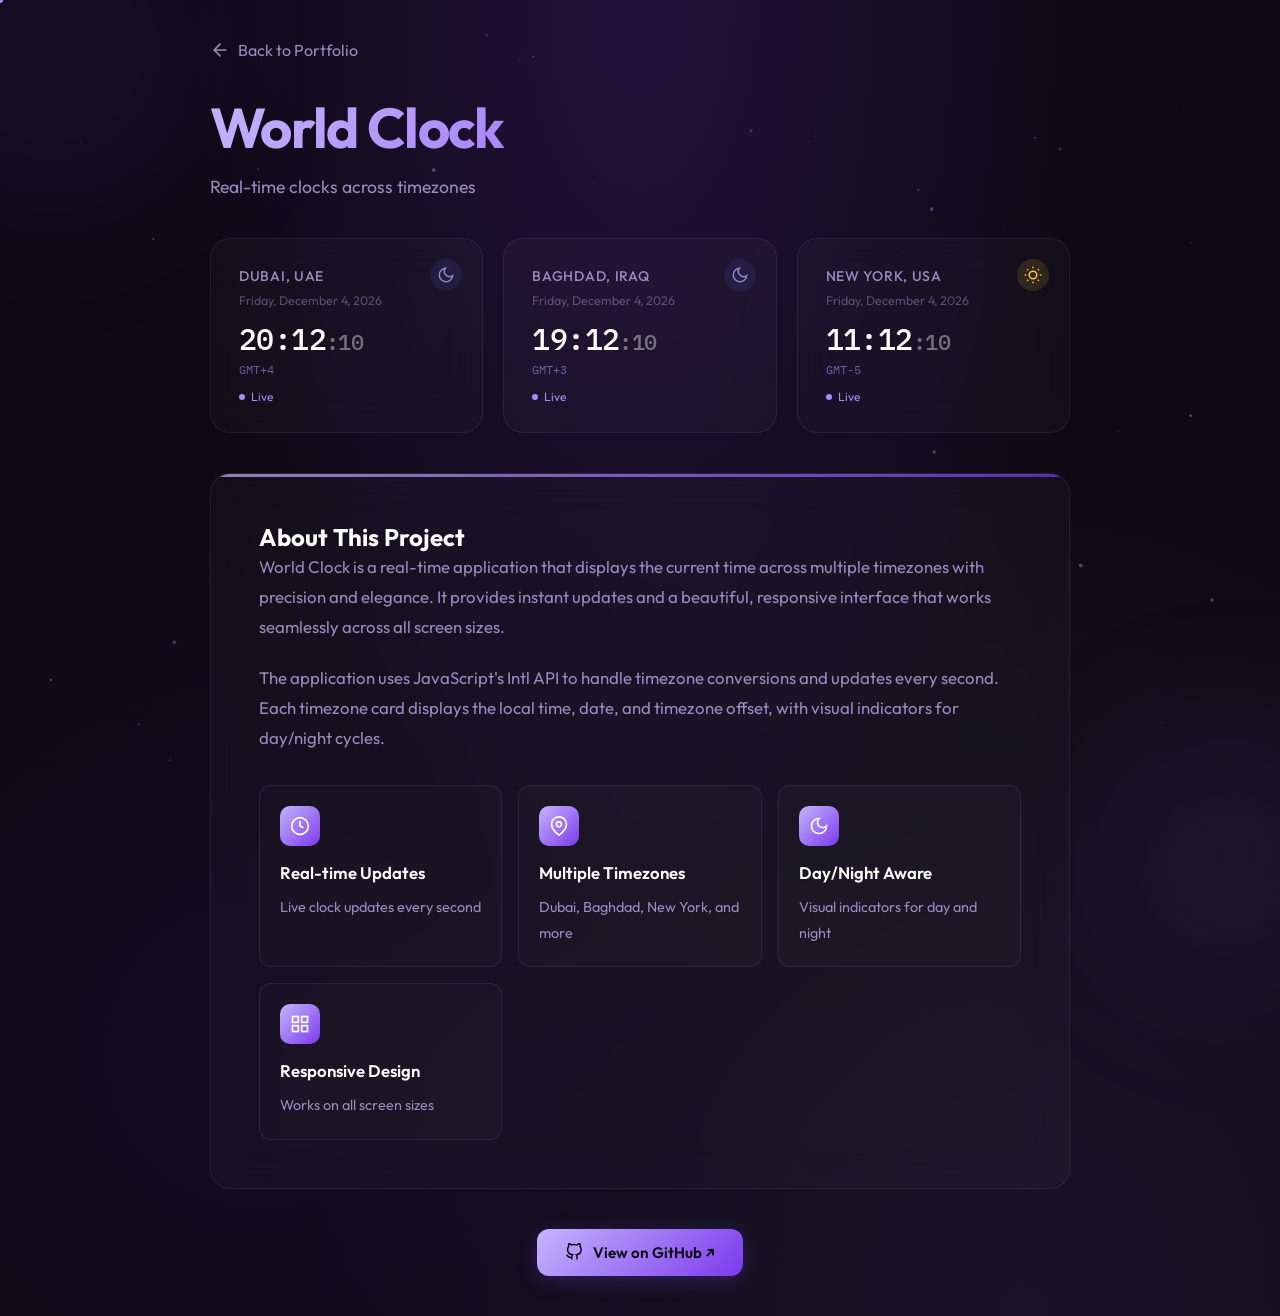
<file: projects/world-clock.html>
<!DOCTYPE html>
<html lang="en">
<head>
    <meta charset="UTF-8">
    <meta name="viewport" content="width=device-width, initial-scale=1.0">
        <script>
        (function(){
            try{
                const k='theme-preference';
                const t=localStorage.getItem(k);
                const html = document.documentElement;
                const bodyEl = document.body;
                function applyLight(on) {
                    if (on) {
                        html.classList.add('light');
                        if (bodyEl) bodyEl.classList.add('light');
                    } else {
                        html.classList.remove('light');
                        if (bodyEl) bodyEl.classList.remove('light');
                    }
                }
                if(t==='light') applyLight(true);
                else if(t==='dark') applyLight(false);
                else {
                    const hour = new Date().getHours();
                    applyLight(hour >= 6 && hour < 18);
                }
            }catch(e){}
        })();
        </script>
    <title>World Clock - Omar Al Nuaimi</title>
    <link rel="icon" type="image/svg+xml" href="../favicon.svg?v=2">
    <link rel="preconnect" href="https://fonts.googleapis.com">
    <link rel="preconnect" href="https://fonts.gstatic.com" crossorigin>
    <link href="https://fonts.googleapis.com/css2?family=Outfit:wght@400;500;600;700&family=IBM+Plex+Mono:wght@400;500&display=swap" rel="stylesheet">
    <style>
        :root {
            --bg-primary: #0d0a14;
            --bg-secondary: #150f20;
            --bg-card: rgba(255, 255, 255, 0.025);
            --bg-card-hover: rgba(255, 255, 255, 0.05);
            --accent-primary: #a78bfa;
            --accent-secondary: #7c3aed;
            --accent-gradient: linear-gradient(135deg, #c4b5fd 0%, #7c3aed 100%);
            --text-primary: #ffffff;
            --text-secondary: #9a8bbf;
            --border-color: rgba(255, 255, 255, 0.06);
            --glass-bg: rgba(255, 255, 255, 0.015);
            --glass-border: rgba(167, 139, 250, 0.12);
            --shadow-glow: 0 0 40px rgba(124, 58, 237, 0.2);
            --cursor-color: #a78bfa;
            --cursor-size: 36px;
        }
        
        *, *::before, *::after { margin: 0; padding: 0; box-sizing: border-box; }

        @media (pointer: fine) {
            *, *::before, *::after { cursor: none !important; }
        }

        body {
            font-family: 'Outfit', -apple-system, BlinkMacSystemFont, sans-serif;
            background: var(--bg-primary);
            background-image:
                radial-gradient(ellipse at 50% 0%, rgba(124, 58, 237, 0.18) 0%, transparent 50%),
                radial-gradient(ellipse at 80% 100%, rgba(167, 139, 250, 0.08) 0%, transparent 50%),
                radial-gradient(ellipse at 20% 80%, rgba(109, 40, 217, 0.06) 0%, transparent 40%);
            min-height: 100vh;
            color: var(--text-primary);
            overflow-x: hidden;
        }

        .cursor-dot {
            position: fixed;
            top: 0; left: 0;
            width: 6px; height: 6px;
            background: var(--cursor-color);
            border-radius: 50%;
            pointer-events: none;
            z-index: 9999;
            transform: translate(-50%, -50%);
            transition: width 0.2s ease, height 0.2s ease, opacity 0.2s ease;
        }
        
        .cursor-ring {
            position: fixed;
            top: 0; left: 0;
            width: var(--cursor-size);
            height: var(--cursor-size);
            border: 1.5px solid var(--cursor-color);
            border-radius: 50%;
            pointer-events: none;
            z-index: 9998;
            transform: translate(-50%, -50%);
            opacity: 0.5;
            transition: width 0.35s cubic-bezier(0.22, 1, 0.36, 1),
                        height 0.35s cubic-bezier(0.22, 1, 0.36, 1),
                        opacity 0.35s ease,
                        border-color 0.35s ease,
                        background 0.35s ease;
        }
        
        .cursor-ring.hovering {
            width: 56px;
            height: 56px;
            opacity: 0.25;
            background: rgba(167, 139, 250, 0.06);
        }

        @media (pointer: coarse) {
            .cursor-dot, .cursor-ring { display: none !important; }
        }

        #bg-canvas {
            position: fixed; top: 0; left: 0;
            width: 100%; height: 100%;
            z-index: 0; pointer-events: none;
        }

        .container { max-width: 900px; width: 100%; margin: 0 auto; padding: 40px 20px; position: relative; z-index: 1; }

        .back-link {
            display: inline-flex; align-items: center; gap: 8px;
            color: var(--text-secondary); text-decoration: none;
            margin-bottom: 32px; transition: all 0.3s ease; cursor: pointer;
        }
        
        .back-link:hover { color: var(--accent-primary); transform: translateX(-4px); }

        h1 {
            font-size: clamp(2rem, 5vw, 3.5rem); font-weight: 700;
            letter-spacing: -0.03em;
            background: var(--accent-gradient);
            -webkit-background-clip: text; -webkit-text-fill-color: transparent;
            background-clip: text; margin-bottom: 12px;
        }

        .subtitle { color: var(--text-secondary); font-size: 1.1rem; font-weight: 400; margin-bottom: 40px; }

        .bento-grid {
            display: grid; grid-template-columns: repeat(auto-fit, minmax(240px, 1fr));
            gap: 20px; margin-bottom: 40px;
        }

        .time-card {
            background: var(--bg-card); backdrop-filter: blur(20px); -webkit-backdrop-filter: blur(20px);
            border: 1px solid var(--glass-border); border-radius: 20px; padding: 28px;
            transition: all 0.35s cubic-bezier(0.4, 0, 0.2, 1);
            position: relative; overflow: hidden;
        }

        .time-card::before {
            content: ''; position: absolute; top: 0; left: 0; right: 0; height: 3px;
            background: var(--accent-gradient); opacity: 0; transition: opacity 0.35s ease;
        }

        .time-card:hover { background: var(--bg-card-hover); transform: translateY(-4px); box-shadow: var(--shadow-glow); }
        .time-card:hover::before { opacity: 1; }

        .city-name { font-size: 0.875rem; font-weight: 500; color: var(--text-secondary); text-transform: uppercase; letter-spacing: 0.05em; margin-bottom: 8px; }
        .city-date { font-size: 0.78rem; color: rgba(154, 139, 191, 0.5); margin-bottom: 12px; }

        .time-display {
            font-family: 'IBM Plex Mono', monospace; font-size: clamp(1.5rem, 3vw, 1.85rem);
            font-weight: 500; color: var(--text-primary); letter-spacing: -0.02em;
        }

        .time-seconds { font-size: 0.75em; opacity: 0.4; }
        .timezone-offset { font-size: 0.75rem; color: var(--accent-primary); opacity: 0.6; margin-top: 4px; font-family: 'IBM Plex Mono', monospace; }

        .live-indicator { display: inline-flex; align-items: center; gap: 6px; margin-top: 12px; font-size: 0.75rem; color: var(--accent-primary); }
        .live-dot { width: 6px; height: 6px; background: var(--accent-primary); border-radius: 50%; animation: pulse 2s ease-in-out infinite; }

        @keyframes pulse { 0%, 100% { opacity: 1; transform: scale(1); } 50% { opacity: 0.4; transform: scale(1.3); } }

        .daynight-badge {
            position: absolute; top: 20px; right: 20px;
            width: 32px; height: 32px; border-radius: 50%;
            display: flex; align-items: center; justify-content: center; font-size: 16px;
        }

        .daynight-badge.day { background: rgba(255, 200, 50, 0.12); }
        .daynight-badge.night { background: rgba(100, 100, 200, 0.12); }

        .content-card {
            background: var(--bg-card); backdrop-filter: blur(20px); -webkit-backdrop-filter: blur(20px);
            border: 1px solid var(--glass-border); border-radius: 20px; padding: 48px;
            margin: 40px 0; position: relative; overflow: hidden;
        }

        .content-card::before { content: ''; position: absolute; top: 0; left: 0; right: 0; height: 3px; background: var(--accent-gradient); opacity: 0.7; }

        .content-text { color: var(--text-secondary); line-height: 1.8; font-size: 1.05rem; }
        .content-text p { margin-bottom: 20px; }

        .feature-grid { display: grid; grid-template-columns: repeat(auto-fit, minmax(200px, 1fr)); gap: 16px; margin-top: 32px; }

        .feature-item { background: var(--glass-bg); border: 1px solid var(--glass-border); border-radius: 12px; padding: 20px; transition: all 0.3s ease; }
        .feature-item:hover { background: var(--bg-card-hover); border-color: var(--accent-primary); transform: translateY(-2px); }

        .feature-icon { width: 40px; height: 40px; background: var(--accent-gradient); border-radius: 10px; display: flex; align-items: center; justify-content: center; margin-bottom: 12px; }
        .feature-title { color: var(--text-primary); font-weight: 600; margin-bottom: 6px; }
        .feature-desc { color: var(--text-secondary); font-size: 0.9rem; }

        .btn {
            display: inline-flex; align-items: center; gap: 10px; padding: 14px 28px;
            border-radius: 12px; font-size: 0.95rem; font-weight: 600;
            text-decoration: none; transition: all 0.3s cubic-bezier(0.4, 0, 0.2, 1);
            cursor: pointer; border: none; font-family: 'Outfit', sans-serif;
        }

        .btn-primary { background: var(--accent-gradient); color: var(--bg-primary); box-shadow: 0 4px 20px rgba(124, 58, 237, 0.3); }
        .btn-primary:hover { transform: translateY(-2px); box-shadow: 0 8px 30px rgba(124, 58, 237, 0.4); }

        .actions { display: flex; justify-content: center; gap: 16px; flex-wrap: wrap; margin-top: 32px; }

        .orb { position: fixed; border-radius: 50%; filter: blur(80px); pointer-events: none; z-index: 0; animation: orbFloat 12s ease-in-out infinite alternate; }
        .orb-1 { width: 300px; height: 300px; background: rgba(124, 58, 237, 0.1); top: -100px; left: -100px; }
        .orb-2 { width: 250px; height: 250px; background: rgba(167, 139, 250, 0.08); bottom: -80px; right: -80px; animation-delay: -6s; }
        @keyframes orbFloat { from { transform: translate(0, 0) scale(1); } to { transform: translate(30px, 20px) scale(1.1); } }

        @media (max-width: 600px) { 
            .content-card { padding: 32px 24px; } 
        }
    </style>
</head>
<body>
    <!-- Custom Cursor -->
    <div class="cursor-dot" id="cursor-dot" aria-hidden="true"></div>
    <div class="cursor-ring" id="cursor-ring" aria-hidden="true"></div>

    <canvas id="bg-canvas" aria-hidden="true"></canvas>
    <div class="orb orb-1" aria-hidden="true"></div>
    <div class="orb orb-2" aria-hidden="true"></div>

    <main class="container">
        <a href="../index.html" class="back-link">
            <svg width="20" height="20" viewBox="0 0 24 24" fill="none" stroke="currentColor" stroke-width="2" stroke-linecap="round" stroke-linejoin="round"><path d="M19 12H5"/><path d="M12 19l-7-7 7-7"/></svg>
            Back to Portfolio
        </a>

        <h1>World Clock</h1>
        <p class="subtitle">Real-time clocks across timezones</p>

        <div class="bento-grid" id="clock-grid"></div>

        <div class="content-card">
            <h2>About This Project</h2>
            <div class="content-text">
                <p>World Clock is a real-time application that displays the current time across multiple timezones with precision and elegance. It provides instant updates and a beautiful, responsive interface that works seamlessly across all screen sizes.</p>
                <p>The application uses JavaScript's Intl API to handle timezone conversions and updates every second. Each timezone card displays the local time, date, and timezone offset, with visual indicators for day/night cycles.</p>
                
                <div class="feature-grid">
                    <div class="feature-item">
                        <div class="feature-icon"><svg width="20" height="20" viewBox="0 0 24 24" fill="none" stroke="white" stroke-width="2"><circle cx="12" cy="12" r="10"/><path d="M12 6v6l4 2"/></svg></div>
                        <div class="feature-title">Real-time Updates</div>
                        <div class="feature-desc">Live clock updates every second</div>
                    </div>
                    <div class="feature-item">
                        <div class="feature-icon"><svg width="20" height="20" viewBox="0 0 24 24" fill="none" stroke="white" stroke-width="2"><path d="M21 10c0 7-9 13-9 13s-9-6-9-13a9 9 0 0 1 18 0z"/><circle cx="12" cy="10" r="3"/></svg></div>
                        <div class="feature-title">Multiple Timezones</div>
                        <div class="feature-desc">Dubai, Baghdad, New York, and more</div>
                    </div>
                    <div class="feature-item">
                        <div class="feature-icon"><svg width="20" height="20" viewBox="0 0 24 24" fill="none" stroke="white" stroke-width="2"><path d="M12 3a6 6 0 0 0 9 9 9 9 0 1 1-9-9z"/></svg></div>
                        <div class="feature-title">Day/Night Aware</div>
                        <div class="feature-desc">Visual indicators for day and night</div>
                    </div>
                    <div class="feature-item">
                        <div class="feature-icon"><svg width="20" height="20" viewBox="0 0 24 24" fill="none" stroke="white" stroke-width="2"><rect x="3" y="3" width="7" height="7"/><rect x="14" y="3" width="7" height="7"/><rect x="14" y="14" width="7" height="7"/><rect x="3" y="14" width="7" height="7"/></svg></div>
                        <div class="feature-title">Responsive Design</div>
                        <div class="feature-desc">Works on all screen sizes</div>
                    </div>
                </div>
            </div>
        </div>

        <div class="actions">
            <a href="https://github.com/oaln04/world-clock" target="_blank" rel="noopener noreferrer" class="btn btn-primary">
                <svg width="18" height="18" viewBox="0 0 24 24" fill="none" stroke="currentColor" stroke-width="2"><path d="M9 19c-5 1.5-5-2.5-7-3m14 6v-3.87a3.37 3.37 0 0 0-.94-2.61c3.14-.35 6.44-1.54 6.44-7A5.44 5.44 0 0 0 20 4.77 5.07 5.07 0 0 0 19.91 1S18.73.65 16 2.48a13.38 13.38 0 0 0-7 0C6.27.65 5.09 1 5.09 1A5.07 5.07 0 0 0 5 4.77a5.44 5.44 0 0 0-1.5 3.78c0 5.42 3.3 6.61 6.44 7A3.37 3.37 0 0 0 9 18.13V22"/></svg>
                View on GitHub ↗
            </a>
        </div>
    </main>

    <script>
    /* ══════════════════════════════════════
       Smooth Custom Cursor
       ══════════════════════════════════════ */
    (function() {
        var dot = document.getElementById("cursor-dot");
        var ring = document.getElementById("cursor-ring");
        if (!dot || !ring) return;

        if (window.matchMedia("(pointer: coarse)").matches) return;
        if (window.matchMedia("(prefers-reduced-motion: reduce)").matches) return;

        var mouseX = -100, mouseY = -100;
        var ringX = -100, ringY = -100;
        var isVisible = false;

        document.addEventListener("mousemove", function(e) {
            mouseX = e.clientX;
            mouseY = e.clientY;

            dot.style.left = mouseX + "px";
            dot.style.top = mouseY + "px";

            if (!isVisible) {
                isVisible = true;
                ringX = mouseX;
                ringY = mouseY;
                ring.style.left = ringX + "px";
                ring.style.top = ringY + "px";
                dot.style.opacity = "1";
                ring.style.opacity = "0.5";
            }
        });

        document.addEventListener("mouseleave", function() {
            isVisible = false;
            dot.style.opacity = "0";
            ring.style.opacity = "0";
        });

        document.addEventListener("mouseenter", function() {
            isVisible = true;
            dot.style.opacity = "1";
            ring.style.opacity = "0.5";
        });

        var lerpSpeed = 0.15;
        function animateRing() {
            ringX += (mouseX - ringX) * lerpSpeed;
            ringY += (mouseY - ringY) * lerpSpeed;
            ring.style.left = ringX + "px";
            ring.style.top = ringY + "px";
            requestAnimationFrame(animateRing);
        }
        requestAnimationFrame(animateRing);

        var hoverTargets = "a, button, input, textarea, [role='button'], .time-card, .feature-item, .back-link";
        document.addEventListener("mouseover", function(e) {
            if (e.target.closest(hoverTargets)) {
                ring.classList.add("hovering");
            }
        });
        document.addEventListener("mouseout", function(e) {
            if (e.target.closest(hoverTargets)) {
                ring.classList.remove("hovering");
            }
        });
    })();

    /* ══════════════════════════════════════
       Config
       ══════════════════════════════════════ */
    const CITIES = [
        { id: "dubai",    name: "Dubai, UAE",    tz: "Asia/Dubai" },
        { id: "baghdad",  name: "Baghdad, Iraq",  tz: "Asia/Baghdad" },
        { id: "new_york", name: "New York, USA",  tz: "America/New_York" },
    ];

    /* ══════════════════════════════════════
       Clock Cards
       ══════════════════════════════════════ */
    function buildClockGrid() {
        var grid = document.getElementById("clock-grid");
        grid.innerHTML = "";
        CITIES.forEach(function(city) {
            var card = document.createElement("div");
            card.className = "time-card";
            card.innerHTML =
                '<div class="daynight-badge" id="dn-' + city.id + '"></div>' +
                '<div class="city-name">' + city.name + '</div>' +
                '<div class="city-date" id="date-' + city.id + '"></div>' +
                '<div class="time-display" id="time-' + city.id + '">--:--:--</div>' +
                '<div class="timezone-offset" id="offset-' + city.id + '"></div>' +
                '<div class="live-indicator"><span class="live-dot"></span>Live</div>';
            grid.appendChild(card);
        });
    }

    function updateClocks() {
        var now = new Date();
        CITIES.forEach(function(city) {
            var timeFmt = new Intl.DateTimeFormat("en-GB", { timeZone: city.tz, hour: "2-digit", minute: "2-digit", second: "2-digit", hour12: false });
            var dateFmt = new Intl.DateTimeFormat("en-US", { timeZone: city.tz, weekday: "long", year: "numeric", month: "long", day: "numeric" });
            var hourFmt = new Intl.DateTimeFormat("en-US", { timeZone: city.tz, hour: "numeric", hour12: false });
            var parts = timeFmt.formatToParts(now);
            var h = parts.find(function(p) { return p.type === "hour"; }).value;
            var m = parts.find(function(p) { return p.type === "minute"; }).value;
            var s = parts.find(function(p) { return p.type === "second"; }).value;
            var timeEl = document.getElementById("time-" + city.id);
            var dateEl = document.getElementById("date-" + city.id);
            var dnEl   = document.getElementById("dn-" + city.id);
            var offEl  = document.getElementById("offset-" + city.id);
            if (timeEl) timeEl.innerHTML = h + ":" + m + '<span class="time-seconds">:' + s + "</span>";
            if (dateEl) dateEl.textContent = dateFmt.format(now);
            var hour = parseInt(hourFmt.format(now), 10);
            if (dnEl) {
                var isDay = hour >= 6 && hour < 18;
                dnEl.className = "daynight-badge " + (isDay ? "day" : "night");
                dnEl.innerHTML = isDay
                    ? '<svg width="18" height="18" viewBox="0 0 24 24" fill="none" stroke="#ffc832" stroke-width="2"><circle cx="12" cy="12" r="5"/><path d="M12 1v2M12 21v2M4.22 4.22l1.42 1.42M18.36 18.36l1.42 1.42M1 12h2M21 12h2M4.22 19.78l1.42-1.42M18.36 5.64l1.42-1.42"/></svg>'
                    : '<svg width="18" height="18" viewBox="0 0 24 24" fill="none" stroke="#8888cc" stroke-width="2"><path d="M21 12.79A9 9 0 1 1 11.21 3 7 7 0 0 0 21 12.79z"/></svg>';
            }
            if (offEl) {
                var offsetPart = new Intl.DateTimeFormat("en-US", { timeZone: city.tz, timeZoneName: "shortOffset" }).formatToParts(now).find(function(p) { return p.type === "timeZoneName"; });
                offEl.textContent = offsetPart ? offsetPart.value : "";
            }
        });
    }

    /* ══════════════════════════════════════
       Background Particles
       ══════════════════════════════════════ */
    function initBgCanvas() {
        var canvas = document.getElementById("bg-canvas");
        var ctx = canvas.getContext("2d");
        var width, height, particles, mouse;
        var prefersReduced = window.matchMedia("(prefers-reduced-motion: reduce)").matches;
        mouse = { x: -9999, y: -9999 };
        document.addEventListener("mousemove", function(e) { mouse.x = e.clientX; mouse.y = e.clientY; });
        document.addEventListener("mouseleave", function() { mouse.x = -9999; mouse.y = -9999; });
        function resize() { width = canvas.width = window.innerWidth; height = canvas.height = window.innerHeight; }
        function createParticles() {
            var count = Math.min(Math.floor((width * height) / 18000), 80);
            particles = [];
            for (var i = 0; i < count; i++) {
                particles.push({ x: Math.random() * width, y: Math.random() * height, vx: (Math.random() - 0.5) * 0.3, vy: (Math.random() - 0.5) * 0.3, r: Math.random() * 1.5 + 0.5, alpha: Math.random() * 0.4 + 0.1 });
            }
        }
        function draw() {
            if (prefersReduced) return;
            ctx.clearRect(0, 0, width, height);
            for (var i = 0; i < particles.length; i++) {
                var p = particles[i];
                p.x += p.vx; p.y += p.vy;
                if (p.x < 0) p.x = width; if (p.x > width) p.x = 0;
                if (p.y < 0) p.y = height; if (p.y > height) p.y = 0;
                var dx = p.x - mouse.x, dy = p.y - mouse.y, dist = Math.sqrt(dx * dx + dy * dy);
                if (dist < 120 && dist > 0) { var force = (120 - dist) / 120 * 0.8; p.x += (dx / dist) * force; p.y += (dy / dist) * force; }
                ctx.beginPath(); ctx.arc(p.x, p.y, Math.max(0.1, p.r), 0, Math.PI * 2);
                ctx.fillStyle = "rgba(167, 139, 250, " + p.alpha + ")"; ctx.fill();
            }
            for (var i = 0; i < particles.length; i++) {
                for (var j = i + 1; j < particles.length; j++) {
                    var dx = particles[i].x - particles[j].x, dy = particles[i].y - particles[j].y;
                    var dist = Math.sqrt(dx * dx + dy * dy);
                    if (dist < 140) {
                        ctx.beginPath(); ctx.moveTo(particles[i].x, particles[i].y); ctx.lineTo(particles[j].x, particles[j].y);
                        ctx.strokeStyle = "rgba(167, 139, 250, " + (0.06 * (1 - dist / 140)) + ")"; ctx.lineWidth = 0.5; ctx.stroke();
                    }
                }
            }
            requestAnimationFrame(draw);
        }
        resize(); createParticles(); draw();
        window.addEventListener("resize", function() { resize(); createParticles(); });
    }

    /* ══════════════════════════════════════
       Init
       ══════════════════════════════════════ */
    buildClockGrid();
    updateClocks();
    setInterval(updateClocks, 1000);
    initBgCanvas();
    </script>
</body>
</html>
</file>
<file: style.css>
:root {
  --bg-primary: #0a0a0f;
  --bg-secondary: #12121a;
  --bg-card: rgba(255, 255, 255, 0.03);
  --text-primary: #f0f0f5;
  --text-secondary: #a0a0b0;
  --text-muted: #6b6b7b;
  --accent: #8b5cf6;
  --accent-light: #a78bfa;
  --accent-glow: rgba(139, 92, 246, 0.3);
  --border: rgba(255, 255, 255, 0.08);
  --font-main: 'Inter', -apple-system, sans-serif;
  --font-display: 'Space Grotesk', sans-serif;
}

.light {
  --bg-primary: #fafafa;
  --bg-secondary: #ffffff;
  --bg-card: rgba(0, 0, 0, 0.02);
  --text-primary: #1a1a2e;
  --text-secondary: #4a4a5a;
  --text-muted: #8a8a9a;
  --accent: #7c3aed;
  --accent-light: #8b5cf6;
  --accent-glow: rgba(124, 58, 237, 0.15);
  --border: rgba(0, 0, 0, 0.06);
}

* {
  margin: 0;
  padding: 0;
  box-sizing: border-box;
}

html {
  scroll-behavior: smooth;
}

body {
  font-family: var(--font-main);
  background: var(--bg-primary);
  color: var(--text-primary);
  line-height: 1.6;
  transition: background 0.4s ease, color 0.4s ease;
  overflow-x: hidden;
}

/* Noise texture overlay */
body::before {
  content: '';
  position: fixed;
  top: 0;
  left: 0;
  width: 100%;
  height: 100%;
  opacity: 0.03;
  z-index: 1000;
  pointer-events: none;
  background-image: url("data:image/svg+xml,%3Csvg viewBox='0 0 256 256' xmlns='http://www.w3.org/2000/svg'%3E%3Cfilter id='noise'%3E%3CfeTurbulence type='fractalNoise' baseFrequency='0.9' numOctaves='4' stitchTiles='stitch'/%3E%3C/filter%3E%3Crect width='100%25' height='100%25' filter='url(%23noise)'/%3E%3C/svg%3E");
}

/* Navigation */
.nav {
  position: fixed;
  top: 0;
  left: 0;
  right: 0;
  display: flex;
  justify-content: space-between;
  align-items: center;
  padding: 1.5rem 3rem;
  z-index: 100;
  background: rgba(10, 10, 15, 0.8);
  backdrop-filter: blur(20px);
  border-bottom: 1px solid var(--border);
  transition: all 0.4s ease;
}

.light .nav {
  background: rgba(250, 250, 250, 0.8);
}

.nav-brand {
  font-family: var(--font-display);
  font-size: 1.1rem;
  font-weight: 700;
  color: var(--accent);
  letter-spacing: -0.02em;
  text-decoration: none;
  transition: all 0.3s ease;
}

.nav-brand:hover {
  opacity: 0.8;
}

#toggle {
  background: var(--bg-card);
  border: 1px solid var(--border);
  padding: 0.6rem;
  border-radius: 50%;
  cursor: pointer;
  font-size: 1.1rem;
  transition: all 0.3s ease;
  backdrop-filter: blur(10px);
}

#toggle:hover {
  transform: scale(1.1);
  border-color: var(--accent);
}

/* Hero */
.hero {
  min-height: 100vh;
  display: flex;
  flex-direction: column;
  justify-content: center;
  align-items: center;
  text-align: center;
  padding: 8rem 2rem 4rem;
  position: relative;
  background: 
    radial-gradient(ellipse 80% 50% at 50% -20%, rgba(139, 92, 246, 0.15), transparent),
    radial-gradient(ellipse 60% 40% at 80% 80%, rgba(139, 92, 246, 0.05), transparent);
}

.hero-content {
  max-width: 800px;
  animation: fadeInUp 0.8s ease-out;
}

.badge {
  display: inline-block;
  padding: 0.4rem 1rem;
  background: rgba(139, 92, 246, 0.1);
  border: 1px solid rgba(139, 92, 246, 0.2);
  border-radius: 100px;
  font-size: 0.85rem;
  color: var(--accent-light);
  margin-bottom: 1.5rem;
  font-weight: 500;
}

.hero h1 {
  font-family: var(--font-display);
  font-size: clamp(2.5rem, 6vw, 4.5rem);
  font-weight: 700;
  line-height: 1.1;
  letter-spacing: -0.03em;
  margin-bottom: 1rem;
  background: linear-gradient(135deg, var(--text-primary) 0%, var(--accent-light) 100%);
  -webkit-background-clip: text;
  -webkit-text-fill-color: transparent;
  background-clip: text;
}

.hero-subtitle {
  font-family: var(--font-display);
  font-size: 1.25rem;
  color: var(--text-secondary);
  font-weight: 500;
  margin-bottom: 1.5rem;
  letter-spacing: 0.02em;
}

.hero-desc {
  font-size: 1.1rem;
  color: var(--text-muted);
  max-width: 600px;
  margin: 0 auto 2.5rem;
  line-height: 1.7;
}

/* Buttons */
.buttons {
  display: flex;
  flex-wrap: wrap;
  justify-content: center;
  gap: 0.75rem;
}

.btn {
  display: inline-flex;
  align-items: center;
  gap: 0.4rem;
  padding: 0.85rem 1.75rem;
  font-family: var(--font-main);
  font-size: 0.95rem;
  font-weight: 500;
  text-decoration: none;
  border-radius: 12px;
  transition: all 0.3s cubic-bezier(0.4, 0, 0.2, 1);
  cursor: pointer;
  border: none;
}

.btn-primary {
  background: var(--accent);
  color: white;
  box-shadow: 0 4px 20px var(--accent-glow);
}

.btn-primary:hover {
  transform: translateY(-2px);
  box-shadow: 0 8px 30px var(--accent-glow);
  background: var(--accent-light);
}

.btn-secondary {
  background: var(--bg-card);
  color: var(--text-primary);
  border: 1px solid var(--border);
  backdrop-filter: blur(10px);
}

.btn-secondary:hover {
  background: rgba(139, 92, 246, 0.1);
  border-color: var(--accent);
  transform: translateY(-2px);
}

.btn-highlight {
  background: linear-gradient(135deg, var(--accent), #c084fc);
  color: white;
  box-shadow: 0 4px 20px rgba(139, 92, 246, 0.3);
}

.btn-highlight:hover {
  transform: translateY(-2px);
  box-shadow: 0 8px 30px rgba(139, 92, 246, 0.4);
}

/* Scroll Indicator */
.scroll-indicator {
  position: absolute;
  bottom: 2.5rem;
  display: flex;
  flex-direction: column;
  align-items: center;
  gap: 0.75rem;
  opacity: 0.6;
  animation: bounce 2s infinite;
}

.mouse {
  width: 24px;
  height: 38px;
  border: 2px solid var(--text-muted);
  border-radius: 12px;
  position: relative;
}

.wheel {
  width: 4px;
  height: 8px;
  background: var(--text-muted);
  border-radius: 2px;
  position: absolute;
  top: 6px;
  left: 50%;
  transform: translateX(-50%);
  animation: scroll 2s infinite;
}

.scroll-indicator span {
  font-size: 0.75rem;
  color: var(--text-muted);
  text-transform: uppercase;
  letter-spacing: 0.1em;
}

/* Sections */
section {
  max-width: 1100px;
  margin: 0 auto;
  padding: 6rem 2rem;
}

.section-header {
  display: flex;
  align-items: center;
  gap: 1rem;
  margin-bottom: 3rem;
}

.section-number {
  font-family: var(--font-display);
  font-size: 0.875rem;
  font-weight: 600;
  color: var(--accent);
  opacity: 0.7;
}

h2 {
  font-family: var(--font-display);
  font-size: 2rem;
  font-weight: 700;
  color: var(--text-primary);
  letter-spacing: -0.02em;
}

/* About */
.about-content {
  display: grid;
  grid-template-columns: 1fr;
  gap: 2rem;
}

.about-content p {
  font-size: 1.15rem;
  color: var(--text-secondary);
  line-height: 1.8;
  max-width: 700px;
}

.skills {
  display: flex;
  flex-wrap: wrap;
  gap: 0.6rem;
}

.skill-tag {
  padding: 0.5rem 1rem;
  background: var(--bg-card);
  border: 1px solid var(--border);
  border-radius: 8px;
  font-size: 0.875rem;
  font-weight: 500;
  color: var(--text-secondary);
  transition: all 0.3s ease;
}

.skill-tag:hover {
  border-color: var(--accent);
  color: var(--accent-light);
  transform: translateY(-1px);
}

/* Projects Grid */
.projects-grid {
  display: grid;
  grid-template-columns: repeat(auto-fit, minmax(300px, 1fr));
  gap: 1.5rem;
}

/* Card links */
.card-link {
  text-decoration: none;
  color: inherit;
  display: block;
}

.card-link:hover {
  text-decoration: none;
}

/* Cards */
.card {
  background: var(--bg-card);
  border: 1px solid var(--border);
  border-radius: 16px;
  padding: 1.75rem;
  backdrop-filter: blur(20px);
  transition: all 0.4s cubic-bezier(0.4, 0, 0.2, 1);
  position: relative;
  overflow: hidden;
  height: 100%;
}

.card::before {
  content: '';
  position: absolute;
  top: 0;
  left: 0;
  right: 0;
  height: 1px;
  background: linear-gradient(90deg, transparent, var(--accent), transparent);
  opacity: 0;
  transition: opacity 0.4s ease;
}

.card:hover {
  transform: translateY(-5px);
  border-color: rgba(139, 92, 246, 0.2);
  box-shadow: 0 20px 40px rgba(0, 0, 0, 0.2);
}

.card:hover::before {
  opacity: 1;
}

.card-header {
  display: flex;
  justify-content: space-between;
  align-items: flex-start;
  margin-bottom: 1.25rem;
}

.card-icon {
  font-size: 1.75rem;
  line-height: 1;
}

.card-arrow {
  color: var(--text-muted);
  font-size: 1.1rem;
  transition: all 0.3s ease;
}

.card:hover .card-arrow {
  color: var(--accent);
  transform: translate(2px, -2px);
}

.card h3 {
  font-family: var(--font-display);
  font-size: 1.25rem;
  font-weight: 600;
  margin-bottom: 0.75rem;
  color: var(--text-primary);
}

.card p {
  color: var(--text-secondary);
  font-size: 0.95rem;
  line-height: 1.6;
  margin-bottom: 1.25rem;
}

.card-tags {
  display: flex;
  flex-wrap: wrap;
  gap: 0.5rem;
}

.card-tags span {
  padding: 0.25rem 0.75rem;
  background: rgba(139, 92, 246, 0.08);
  border-radius: 6px;
  font-size: 0.8rem;
  color: var(--accent-light);
  font-weight: 500;
}

/* Footer */
footer {
  text-align: center;
  padding: 3rem 2rem;
  border-top: 1px solid var(--border);
  color: var(--text-muted);
  font-size: 0.9rem;
}

/* Animations */
@keyframes fadeInUp {
  from {
    opacity: 0;
    transform: translateY(30px);
  }
  to {
    opacity: 1;
    transform: translateY(0);
  }
}

@keyframes bounce {
  0%, 20%, 50%, 80%, 100% {
    transform: translateY(0);
  }
  40% {
    transform: translateY(-10px);
  }
  60% {
    transform: translateY(-5px);
  }
}

@keyframes scroll {
  0% {
    opacity: 1;
    transform: translateX(-50%) translateY(0);
  }
  100% {
    opacity: 0;
    transform: translateX(-50%) translateY(12px);
  }
}

.fade-in {
  opacity: 0;
  transform: translateY(30px);
  transition: opacity 0.6s ease, transform 0.6s ease;
}

.fade-in.visible {
  opacity: 1;
  transform: translateY(0);
}

/* Light mode specific tweaks */
.light .card {
  background: rgba(255, 255, 255, 0.6);
  box-shadow: 0 4px 20px rgba(0, 0, 0, 0.05);
}

.light .hero {
  background: 
    radial-gradient(ellipse 80% 50% at 50% -20%, rgba(124, 58, 237, 0.08), transparent),
    radial-gradient(ellipse 60% 40% at 80% 80%, rgba(124, 58, 237, 0.03), transparent);
}

/* Project Page Styles */
.project-page {
  max-width: 900px;
  margin: 0 auto;
  padding: 8rem 2rem 4rem;
}

.project-hero {
  margin-bottom: 4rem;
  animation: fadeInUp 0.8s ease-out;
}

.project-tag {
  display: inline-block;
  padding: 0.4rem 1rem;
  background: rgba(139, 92, 246, 0.1);
  border: 1px solid rgba(139, 92, 246, 0.2);
  border-radius: 100px;
  font-size: 0.85rem;
  color: var(--accent-light);
  margin-bottom: 1.5rem;
  font-weight: 500;
}

.project-hero h1 {
  font-family: var(--font-display);
  font-size: clamp(2rem, 5vw, 3.5rem);
  font-weight: 700;
  line-height: 1.1;
  letter-spacing: -0.03em;
  margin-bottom: 1rem;
  background: linear-gradient(135deg, var(--text-primary) 0%, var(--accent-light) 100%);
  -webkit-background-clip: text;
  -webkit-text-fill-color: transparent;
  background-clip: text;
}

.project-subtitle {
  font-size: 1.25rem;
  color: var(--text-secondary);
  font-weight: 400;
}

.project-content {
  display: flex;
  flex-direction: column;
  gap: 3rem;
}

.project-section {
  animation: fadeInUp 0.6s ease-out;
  animation-fill-mode: both;
}

.project-section:nth-child(2) { animation-delay: 0.1s; }
.project-section:nth-child(3) { animation-delay: 0.2s; }
.project-section:nth-child(4) { animation-delay: 0.3s; }
.project-section:nth-child(5) { animation-delay: 0.4s; }
.project-section:nth-child(6) { animation-delay: 0.5s; }
.project-section:nth-child(7) { animation-delay: 0.6s; }

.project-section h2 {
  font-family: var(--font-display);
  font-size: 1.5rem;
  font-weight: 600;
  margin-bottom: 1rem;
  color: var(--text-primary);
  letter-spacing: -0.02em;
}

.project-section p {
  color: var(--text-secondary);
  line-height: 1.8;
  font-size: 1.05rem;
}

.project-section code {
  background: var(--bg-card);
  padding: 0.2rem 0.4rem;
  border-radius: 4px;
  font-family: 'SF Mono', Monaco, monospace;
  font-size: 0.9em;
  color: var(--accent-light);
  border: 1px solid var(--border);
}

.specs-grid {
  display: grid;
  grid-template-columns: repeat(auto-fit, minmax(200px, 1fr));
  gap: 1rem;
  margin-top: 1.5rem;
}

.spec-card {
  background: var(--bg-card);
  border: 1px solid var(--border);
  border-radius: 12px;
  padding: 1.25rem;
  backdrop-filter: blur(10px);
}

.spec-card h4 {
  font-family: var(--font-display);
  font-size: 0.875rem;
  font-weight: 600;
  color: var(--accent-light);
  margin-bottom: 0.5rem;
  text-transform: uppercase;
  letter-spacing: 0.05em;
}

.spec-card p {
  font-size: 1rem;
  color: var(--text-primary);
  margin: 0;
}

.info-box {
  background: var(--bg-card);
  border: 1px solid var(--border);
  border-radius: 12px;
  padding: 1.5rem;
  margin-top: 1.5rem;
  backdrop-filter: blur(10px);
}

.info-box h4 {
  font-family: var(--font-display);
  font-size: 1rem;
  font-weight: 600;
  margin-bottom: 1rem;
  color: var(--text-primary);
}

.info-box ul {
  list-style: none;
  padding: 0;
  margin: 0;
}

.info-box li {
  padding: 0.5rem 0;
  color: var(--text-secondary);
  border-bottom: 1px solid var(--border);
}

.info-box li:last-child {
  border-bottom: none;
}

.info-box strong {
  color: var(--text-primary);
  display: inline-block;
  width: 100px;
}

.code-block {
  background: var(--bg-secondary);
  border: 1px solid var(--border);
  border-radius: 12px;
  padding: 1.5rem;
  margin-top: 1.5rem;
  overflow-x: auto;
}

.code-block pre {
  margin: 0;
  font-family: 'SF Mono', Monaco, monospace;
  font-size: 0.9rem;
  line-height: 1.6;
  color: var(--text-secondary);
}

.pdf-container {
  margin-top: 1.5rem;
  border: 1px solid var(--border);
  border-radius: 12px;
  overflow: hidden;
  background: var(--bg-secondary);
}

.pdf-container embed {
  display: block;
  border: none;
}

.pdf-fallback {
  text-align: center;
  padding: 1rem;
  margin: 0;
  font-size: 0.9rem;
  color: var(--text-muted);
}

.pdf-fallback a {
  color: var(--accent-light);
  text-decoration: none;
}

.pdf-fallback a:hover {
  text-decoration: underline;
}

/* Responsive */
@media (max-width: 768px) {
  .nav {
    padding: 1rem 1.5rem;
  }
  
  .hero {
    padding: 7rem 1.5rem 3rem;
  }
  
  .buttons {
    flex-direction: column;
    align-items: center;
  }
  
  .btn {
    width: 100%;
    max-width: 280px;
    justify-content: center;
  }
  
  section {
    padding: 4rem 1.5rem;
  }
  
  .projects-grid {
    grid-template-columns: 1fr;
  }
  
  .project-page {
    padding: 7rem 1.5rem 3rem;
  }
  
  .specs-grid {
    grid-template-columns: 1fr 1fr;
  }
}
</file>
<file: passions/passions.css>
/* Overrides and page-specific tweaks for passions pages */

/* Ensure project pages account for fixed nav */
.project-page {
  padding-top: 6.5rem;
}

/* Back link styled like the site's secondary buttons but smaller */
.back-link {
  display: inline-flex;
  align-items: center;
  gap: 0.5rem;
  padding: 0.6rem 1rem;
  background: var(--bg-card);
  color: var(--text-primary);
  border: 1px solid var(--border);
  border-radius: 10px;
  text-decoration: none;
  font-weight: 600;
  margin-bottom: 1.25rem;
}

.back-link:hover {
  background: rgba(139, 92, 246, 0.06);
  border-color: var(--accent);
  transform: translateY(-2px);
}

/* Place the nav-brand clearly and ensure contrast on project pages */
.nav {
  background: rgba(10, 10, 15, 0.85);
}

.nav-brand {
  color: var(--accent);
}

/* Small screens: ensure back link full width */
@media (max-width: 768px) {
  .back-link {
    width: 100%;
    justify-content: center;
  }
}

/* Hero image for passions pages */
.hero-image-container {
  margin: 1.5rem 0 2rem;
  display: block;
}

.hero-image {
  width: 100%;
  max-width: 900px;
  height: auto;
  border-radius: 12px;
  border: 1px solid var(--border);
  box-shadow: 0 10px 30px rgba(0,0,0,0.25);
  display: block;
}

.hero-overview {
  display: grid;
  grid-template-columns: 1fr 1fr;
  gap: 2rem;
  align-items: start;
  margin-bottom: 2rem;
}

.hero-image-container {
  margin: 0;
  width: 100%;
  max-width: 460px;
  transform: translateX(-80px);
  opacity: 0.65;
  overflow: hidden;
  border-radius: 16px;
  transition: transform 0.8s ease, opacity 0.8s ease;
}

.hero-image-container.visible {
  transform: translateX(0);
  opacity: 1;
}

.hero-image {
  width: 100%;
  height: 100%;
  min-height: 380px;
  object-fit: cover;
  transform: scale(1.02);
  border: 1px solid var(--border);
  box-shadow: 0 18px 40px rgba(0,0,0,0.22);
  display: block;
}

.hero-overview .project-section {
  margin: 0;
}

@media (max-width: 1024px) {
  .hero-overview {
    grid-template-columns: 1fr;
  }
}

/* Instagram gallery */
.insta-grid {
  display: grid;
  grid-template-columns: repeat(auto-fit, minmax(220px, 1fr));
  gap: 1rem;
  margin-top: 1rem;
}

.insta-grid a img {
  width: 100%;
  height: 200px;
  object-fit: cover;
  border-radius: 12px;
  border: 1px solid var(--border);
}

.follow-ig {
  display: inline-block;
  margin-top: 0.75rem;
  padding: 0.6rem 1rem;
  background: var(--accent);
  color: #fff;
  border-radius: 10px;
  text-decoration: none;
  font-weight: 600;
}

.follow-ig:hover { opacity: 0.95; transform: translateY(-2px); }

/* Instagram embed styling */
.instagram-embed {
  width: 100%;
  max-width: 900px;
  margin: 1.5rem auto 0;
  border-radius: 18px;
  overflow: hidden;
  box-shadow: 0 20px 40px rgba(0,0,0,0.18);
}

.instagram-embed iframe {
  width: 100%;
  min-height: 640px;
  border: none;
}
</file>
